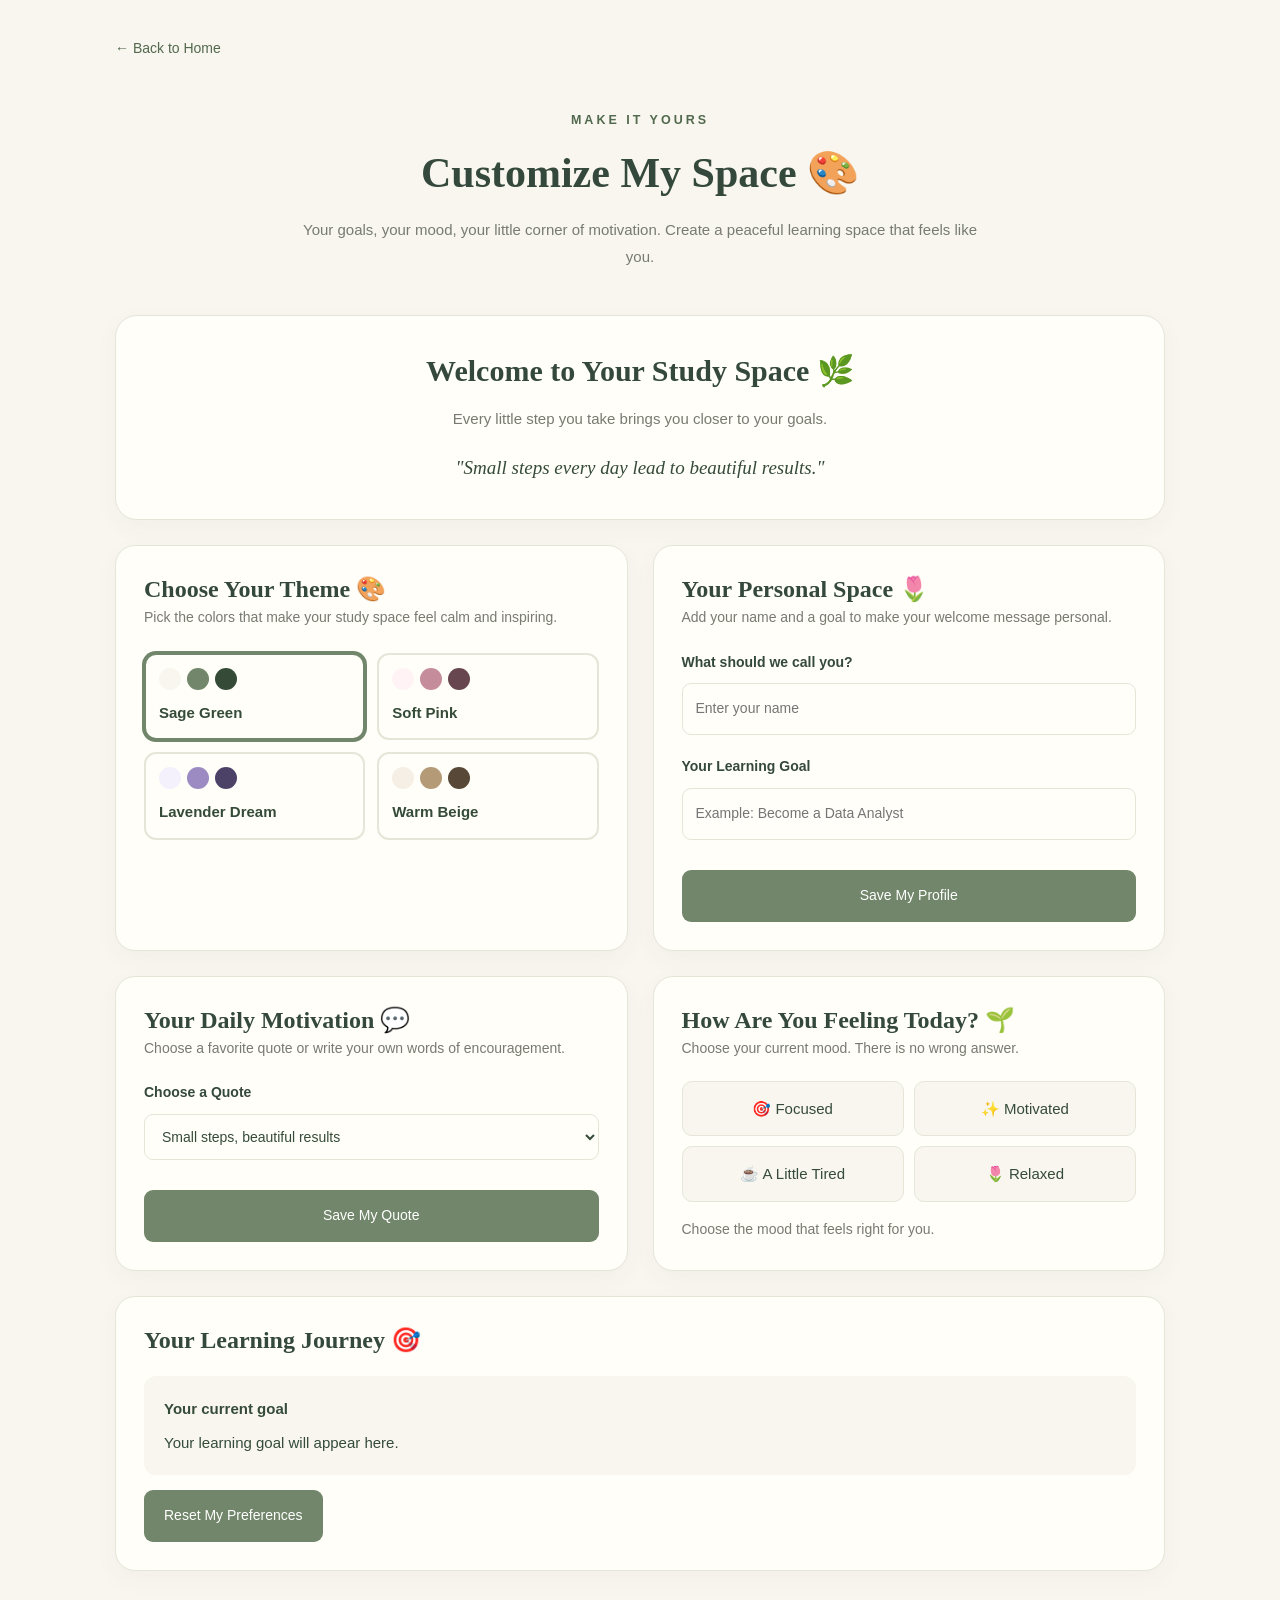
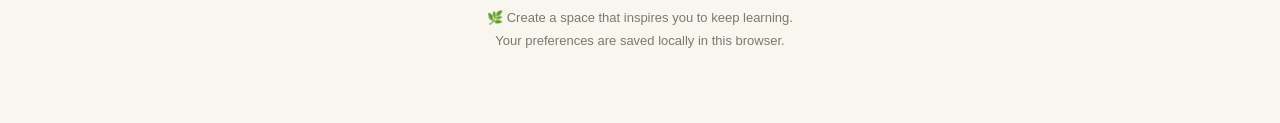
<file: customize.html>
<!DOCTYPE html>
<html lang="en">

<head>
    <meta charset="UTF-8">
    <meta name="viewport" content="width=device-width, initial-scale=1.0">

    <title>Customize My Space | Smart Learning Planner</title>

    <link rel="stylesheet" href="css/style.css">

    <style>
        * {
            box-sizing: border-box;
        }

        :root {
            --page-bg: #f8f6ef;
            --card-bg: #fffef9;
            --primary: #71866a;
            --primary-dark: #52694e;
            --text: #354b38;
            --muted: #777b70;
            --border: #e5e5d8;
        }

        body {
            margin: 0;
            background: var(--page-bg);
            color: var(--text);
            font-family: Arial, sans-serif;
            transition: background 0.3s, color 0.3s;
        }

        body.theme-pink {
            --page-bg: #fff3f5;
            --card-bg: #fffafb;
            --primary: #c58c9b;
            --primary-dark: #a76c7d;
            --text: #684650;
            --muted: #927780;
            --border: #f0dce2;
        }

        body.theme-lavender {
            --page-bg: #f5f1fc;
            --card-bg: #fffaff;
            --primary: #9b8bc2;
            --primary-dark: #7664a0;
            --text: #4c4267;
            --muted: #817795;
            --border: #e5def2;
        }

        body.theme-beige {
            --page-bg: #f6efe5;
            --card-bg: #fffaf2;
            --primary: #b49a76;
            --primary-dark: #8e7554;
            --text: #574838;
            --muted: #857865;
            --border: #e8ddcb;
        }

        .customize-page {
            max-width: 1100px;
            margin: auto;
            padding: 35px 25px 70px;
        }

        .back-link {
            color: var(--primary-dark);
            text-decoration: none;
            font-size: 14px;
        }

        .page-header {
            text-align: center;
            margin: 45px auto;
            max-width: 700px;
        }

        .page-header small {
            letter-spacing: 3px;
            color: var(--primary-dark);
            font-weight: bold;
        }

        .page-header h1 {
            font-family: Georgia, serif;
            font-size: 42px;
            margin: 15px 0;
        }

        .page-header p {
            color: var(--muted);
            line-height: 1.8;
        }

        .welcome-card {
            background: var(--card-bg);
            border: 1px solid var(--border);
            border-radius: 22px;
            padding: 35px;
            margin-bottom: 25px;
            text-align: center;
            box-shadow: 0 8px 25px rgba(65, 83, 59, 0.04);
        }

        .welcome-card h2 {
            font-family: Georgia, serif;
            font-size: 30px;
            margin: 0 0 15px;
        }

        .welcome-card p {
            color: var(--muted);
            line-height: 1.8;
        }

        .quote-preview {
            margin-top: 20px;
            font-family: Georgia, serif;
            font-size: 19px;
            font-style: italic;
            line-height: 1.7;
        }

        .customize-grid {
            display: grid;
            grid-template-columns: repeat(2, minmax(0, 1fr));
            gap: 25px;
        }

        .custom-card {
            background: var(--card-bg);
            border: 1px solid var(--border);
            border-radius: 20px;
            padding: 28px;
            box-shadow: 0 8px 25px rgba(65, 83, 59, 0.04);
        }

        .custom-card h2 {
            font-family: Georgia, serif;
            font-size: 24px;
            margin-top: 0;
        }

        .custom-card > p {
            color: var(--muted);
            font-size: 14px;
            line-height: 1.8;
        }

        .theme-options {
            display: grid;
            grid-template-columns: repeat(2, minmax(0, 1fr));
            gap: 12px;
            margin-top: 22px;
        }

        .theme-option {
            border: 2px solid var(--border);
            border-radius: 12px;
            padding: 13px;
            background: var(--card-bg);
            color: var(--text);
            cursor: pointer;
            text-align: left;
        }

        .theme-option.selected {
            border-color: var(--primary);
            box-shadow: 0 0 0 2px var(--primary);
        }

        .swatches {
            display: flex;
            gap: 6px;
            margin-bottom: 10px;
        }

        .swatch {
            height: 22px;
            width: 22px;
            border-radius: 50%;
        }

        .form-group {
            margin: 20px 0;
        }

        .form-group label {
            display: block;
            font-size: 14px;
            font-weight: bold;
            margin-bottom: 9px;
        }

        .form-group input,
        .form-group textarea,
        .form-group select {
            width: 100%;
            padding: 13px;
            border: 1px solid var(--border);
            border-radius: 9px;
            background: var(--card-bg);
            color: var(--text);
            font-family: Arial, sans-serif;
            font-size: 14px;
        }

        .form-group textarea {
            resize: vertical;
            min-height: 95px;
        }

        .form-group input:focus,
        .form-group textarea:focus,
        .form-group select:focus {
            outline: 2px solid var(--primary);
        }

        .primary-button {
            border: none;
            border-radius: 9px;
            padding: 14px 20px;
            background: var(--primary);
            color: white;
            cursor: pointer;
            font-size: 14px;
            transition: 0.2s;
        }

        .primary-button:hover {
            background: var(--primary-dark);
        }

        .full-button {
            width: 100%;
            margin-top: 10px;
        }

        .mood-options {
            display: grid;
            grid-template-columns: repeat(2, minmax(0, 1fr));
            gap: 10px;
            margin-top: 20px;
        }

        .mood-option {
            background: var(--page-bg);
            border: 1px solid var(--border);
            color: var(--text);
            border-radius: 10px;
            padding: 14px 8px;
            cursor: pointer;
        }

        .mood-option.selected {
            border: 2px solid var(--primary);
        }

        .goal-preview {
            padding: 20px;
            background: var(--page-bg);
            border-radius: 12px;
            margin-top: 20px;
        }

        .goal-preview strong {
            display: block;
            margin-bottom: 8px;
        }

        .message {
            color: var(--primary-dark);
            font-size: 14px;
            line-height: 1.6;
            margin-top: 15px;
        }

        .footer-note {
            text-align: center;
            color: var(--muted);
            font-size: 13px;
            margin-top: 35px;
            line-height: 1.8;
        }

        @media (max-width: 750px) {
            .customize-grid {
                grid-template-columns: 1fr;
            }

            .page-header h1 {
                font-size: 33px;
            }
        }

        @media (max-width: 450px) {
            .customize-page {
                padding: 25px 15px 50px;
            }

            .welcome-card,
            .custom-card {
                padding: 21px;
            }
        }
    </style>
</head>

<body>

    <main class="customize-page">

        <a href="index.html" class="back-link">
            ← Back to Home
        </a>

        <header class="page-header">
            <small>MAKE IT YOURS</small>

            <h1>Customize My Space 🎨</h1>

            <p>
                Your goals, your mood, your little corner of motivation.
                Create a peaceful learning space that feels like you.
            </p>
        </header>

        <!-- PERSONALIZED WELCOME -->

        <section class="welcome-card">

            <h2 id="welcomeTitle">Welcome to Your Study Space 🌿</h2>

            <p id="welcomeMessage">
                Every little step you take brings you closer to your goals.
            </p>

            <div class="quote-preview" id="quotePreview">
                "Small steps every day lead to beautiful results."
            </div>

        </section>

        <section class="customize-grid">

            <!-- THEME SELECTOR -->

            <article class="custom-card">

                <h2>Choose Your Theme 🎨</h2>

                <p>
                    Pick the colors that make your study space feel calm and inspiring.
                </p>

                <div class="theme-options">

                    <button class="theme-option selected"
                        type="button" data-theme="green">

                        <div class="swatches">
                            <span class="swatch" style="background:#f8f6ef"></span>
                            <span class="swatch" style="background:#71866a"></span>
                            <span class="swatch" style="background:#354b38"></span>
                        </div>

                        <strong>Sage Green</strong>

                    </button>

                    <button class="theme-option"
                        type="button" data-theme="pink">

                        <div class="swatches">
                            <span class="swatch" style="background:#fff3f5"></span>
                            <span class="swatch" style="background:#c58c9b"></span>
                            <span class="swatch" style="background:#684650"></span>
                        </div>

                        <strong>Soft Pink</strong>

                    </button>

                    <button class="theme-option"
                        type="button" data-theme="lavender">

                        <div class="swatches">
                            <span class="swatch" style="background:#f5f1fc"></span>
                            <span class="swatch" style="background:#9b8bc2"></span>
                            <span class="swatch" style="background:#4c4267"></span>
                        </div>

                        <strong>Lavender Dream</strong>

                    </button>

                    <button class="theme-option"
                        type="button" data-theme="beige">

                        <div class="swatches">
                            <span class="swatch" style="background:#f6efe5"></span>
                            <span class="swatch" style="background:#b49a76"></span>
                            <span class="swatch" style="background:#574838"></span>
                        </div>

                        <strong>Warm Beige</strong>

                    </button>

                </div>

            </article>

            <!-- PERSONAL DETAILS -->

            <article class="custom-card">

                <h2>Your Personal Space 🌷</h2>

                <p>
                    Add your name and a goal to make your welcome message personal.
                </p>

                <form id="profileForm">

                    <div class="form-group">
                        <label for="userName">What should we call you?</label>

                        <input
                            type="text"
                            id="userName"
                            maxlength="50"
                            placeholder="Enter your name"
                        >
                    </div>

                    <div class="form-group">
                        <label for="studyGoal">Your Learning Goal</label>

                        <input
                            type="text"
                            id="studyGoal"
                            maxlength="150"
                            placeholder="Example: Become a Data Analyst"
                        >
                    </div>

                    <button type="submit" class="primary-button full-button">
                        Save My Profile
                    </button>

                </form>

            </article>

            <!-- MOTIVATIONAL QUOTE -->

            <article class="custom-card">

                <h2>Your Daily Motivation 💬</h2>

                <p>
                    Choose a favorite quote or write your own words of encouragement.
                </p>

                <form id="quoteForm">

                    <div class="form-group">
                        <label for="quoteSelect">Choose a Quote</label>

                        <select id="quoteSelect">
                            <option value="Small steps every day lead to beautiful results.">
                                Small steps, beautiful results
                            </option>

                            <option value="Believe in your ability to grow.">
                                Believe in yourself
                            </option>

                            <option value="Consistency is more powerful than perfection.">
                                Consistency over perfection
                            </option>

                            <option value="Your future is created by what you do today.">
                                Build your future today
                            </option>

                            <option value="You are capable of amazing things.">
                                You are capable
                            </option>

                            <option value="custom">Write my own quote</option>
                        </select>
                    </div>

                    <div class="form-group" id="customQuoteGroup" hidden>
                        <label for="customQuote">Your Quote</label>

                        <textarea
                            id="customQuote"
                            maxlength="300"
                            placeholder="Write something that inspires you..."
                        ></textarea>
                    </div>

                    <button type="submit" class="primary-button full-button">
                        Save My Quote
                    </button>

                </form>

            </article>

            <!-- STUDY MOOD -->

            <article class="custom-card">

                <h2>How Are You Feeling Today? 🌱</h2>

                <p>
                    Choose your current mood. There is no wrong answer.
                </p>

                <div class="mood-options">

                    <button type="button" class="mood-option" data-mood="focused">
                        🎯 Focused
                    </button>

                    <button type="button" class="mood-option" data-mood="motivated">
                        ✨ Motivated
                    </button>

                    <button type="button" class="mood-option" data-mood="tired">
                        ☕ A Little Tired
                    </button>

                    <button type="button" class="mood-option" data-mood="relaxed">
                        🌷 Relaxed
                    </button>

                </div>

                <p id="moodMessage" class="message" aria-live="polite">
                    Choose the mood that feels right for you.
                </p>

            </article>

        </section>

        <!-- GOAL SUMMARY -->

        <section class="custom-card" style="margin-top:25px;">

            <h2>Your Learning Journey 🎯</h2>

            <div class="goal-preview">

                <strong>Your current goal</strong>

                <p id="goalPreview">
                    Your learning goal will appear here.
                </p>

            </div>

            <p class="message" id="saveMessage" aria-live="polite"></p>

            <button type="button" class="primary-button" id="resetButton">
                Reset My Preferences
            </button>

        </section>

        <p class="footer-note">
            🌿 Create a space that inspires you to keep learning.<br>
            Your preferences are saved locally in this browser.
        </p>

    </main>

    <script>
        const STORAGE_KEY = "smartPlannerCustomizeV1";

        const defaultPreferences = {
            theme: "green",
            name: "",
            goal: "",
            quote: "Small steps every day lead to beautiful results.",
            mood: ""
        };

        function loadPreferences() {
            try {
                const saved = localStorage.getItem(STORAGE_KEY);

                if (!saved) {
                    return { ...defaultPreferences };
                }

                const parsed = JSON.parse(saved);

                if (!parsed || typeof parsed !== "object") {
                    return { ...defaultPreferences };
                }

                return {
                    theme: ["green", "pink", "lavender", "beige"].includes(parsed.theme)
                        ? parsed.theme
                        : "green",

                    name: typeof parsed.name === "string" ? parsed.name : "",

                    goal: typeof parsed.goal === "string" ? parsed.goal : "",

                    quote: typeof parsed.quote === "string"
                        ? parsed.quote
                        : defaultPreferences.quote,

                    mood: ["focused", "motivated", "tired", "relaxed"].includes(parsed.mood)
                        ? parsed.mood
                        : ""
                };

            } catch (error) {
                console.error("Unable to load preferences:", error);
                return { ...defaultPreferences };
            }
        }

        let preferences = loadPreferences();

        function savePreferences() {
            try {
                localStorage.setItem(
                    STORAGE_KEY,
                    JSON.stringify(preferences)
                );

                return true;

            } catch (error) {
                document.getElementById("saveMessage").textContent =
                    "Unable to save preferences. Check your browser storage settings.";

                return false;
            }
        }

        const welcomeTitle = document.getElementById("welcomeTitle");
        const welcomeMessage = document.getElementById("welcomeMessage");
        const quotePreview = document.getElementById("quotePreview");
        const goalPreview = document.getElementById("goalPreview");
        const moodMessage = document.getElementById("moodMessage");

        function renderPreferences() {

            document.body.classList.remove(
                "theme-pink",
                "theme-lavender",
                "theme-beige"
            );

            if (preferences.theme !== "green") {
                document.body.classList.add(
                    "theme-" + preferences.theme
                );
            }

            document.querySelectorAll(".theme-option").forEach(button => {
                const selected = button.dataset.theme === preferences.theme;

                button.classList.toggle("selected", selected);
                button.setAttribute("aria-pressed", String(selected));
            });

            document.getElementById("userName").value = preferences.name;
            document.getElementById("studyGoal").value = preferences.goal;

            const displayName = preferences.name.trim();

            welcomeTitle.textContent = displayName
                ? `Welcome to Your Study Space, ${displayName} 🌿`
                : "Welcome to Your Study Space 🌿";

            welcomeMessage.textContent = preferences.goal.trim()
                ? `Your goal: ${preferences.goal}`
                : "Every little step you take brings you closer to your goals.";

            quotePreview.textContent = `"${preferences.quote}"`;

            goalPreview.textContent = preferences.goal.trim()
                ? preferences.goal
                : "Your learning goal will appear here.";

            document.querySelectorAll(".mood-option").forEach(button => {
                const selected = button.dataset.mood === preferences.mood;

                button.classList.toggle("selected", selected);
                button.setAttribute("aria-pressed", String(selected));
            });

            const moodMessages = {
                focused: "Amazing! Use that focus to make progress on one task. 🎯",
                motivated: "Wonderful! Turn that motivation into a small achievement. ✨",
                tired: "Take a gentle break, drink some water, and return when you're ready. ☕",
                relaxed: "Enjoy the calm and make steady progress at your own pace. 🌷"
            };

            moodMessage.textContent = preferences.mood
                ? moodMessages[preferences.mood]
                : "Choose the mood that feels right for you.";

            const quoteSelect = document.getElementById("quoteSelect");
            const customQuoteGroup = document.getElementById("customQuoteGroup");
            const customQuote = document.getElementById("customQuote");

            const matchingOption = [...quoteSelect.options].find(option =>
                option.value === preferences.quote
            );

            if (matchingOption && preferences.quote !== "custom") {
                quoteSelect.value = preferences.quote;
                customQuoteGroup.hidden = true;
                customQuote.value = "";
            } else {
                quoteSelect.value = "custom";
                customQuoteGroup.hidden = false;
                customQuote.value = preferences.quote;
            }
        }

        document.querySelectorAll(".theme-option").forEach(button => {

            button.addEventListener("click", () => {

                preferences.theme = button.dataset.theme;

                if (savePreferences()) {
                    renderPreferences();

                    document.getElementById("saveMessage").textContent =
                        "Your theme has been saved! 🎨";
                }
            });

        });

        document.getElementById("profileForm").addEventListener(
            "submit",
            function(event) {

                event.preventDefault();

                preferences.name = document.getElementById("userName")
                    .value.trim();

                preferences.goal = document.getElementById("studyGoal")
                    .value.trim();

                if (savePreferences()) {
                    renderPreferences();

                    document.getElementById("saveMessage").textContent =
                        "Your personal profile has been saved! 🌷";
                }

            }
        );

        document.getElementById("quoteSelect").addEventListener(
            "change",
            function() {

                const isCustom = this.value === "custom";

                document.getElementById("customQuoteGroup").hidden =
                    !isCustom;

                if (!isCustom) {
                    document.getElementById("customQuote").value = "";
                }

            }
        );

        document.getElementById("quoteForm").addEventListener(
            "submit",
            function(event) {

                event.preventDefault();

                const selectedQuote =
                    document.getElementById("quoteSelect").value;

                const quote = selectedQuote === "custom"
                    ? document.getElementById("customQuote").value.trim()
                    : selectedQuote;

                if (!quote) {
                    document.getElementById("saveMessage").textContent =
                        "Please choose or write a motivational quote.";

                    return;
                }

                preferences.quote = quote;

                if (savePreferences()) {
                    renderPreferences();

                    document.getElementById("saveMessage").textContent =
                        "Your motivational quote has been saved! 💬";
                }

            }
        );

        document.querySelectorAll(".mood-option").forEach(button => {

            button.addEventListener("click", () => {

                preferences.mood = button.dataset.mood;

                if (savePreferences()) {
                    renderPreferences();

                    document.getElementById("saveMessage").textContent =
                        "Your study mood has been saved! 🌱";
                }

            });

        });

        document.getElementById("resetButton").addEventListener(
            "click",
            function() {

                const confirmed = window.confirm(
                    "Reset your theme, profile, quote, and mood preferences?"
                );

                if (!confirmed) return;

                const previousPreferences = preferences;

                preferences = { ...defaultPreferences };

                if (savePreferences()) {
                    renderPreferences();

                    document.getElementById("saveMessage").textContent =
                        "Your preferences have been reset.";

                } else {
                    preferences = previousPreferences;
                    renderPreferences();
                }

            }
        );

        renderPreferences();
    </script>

</body>

</html>
</file>
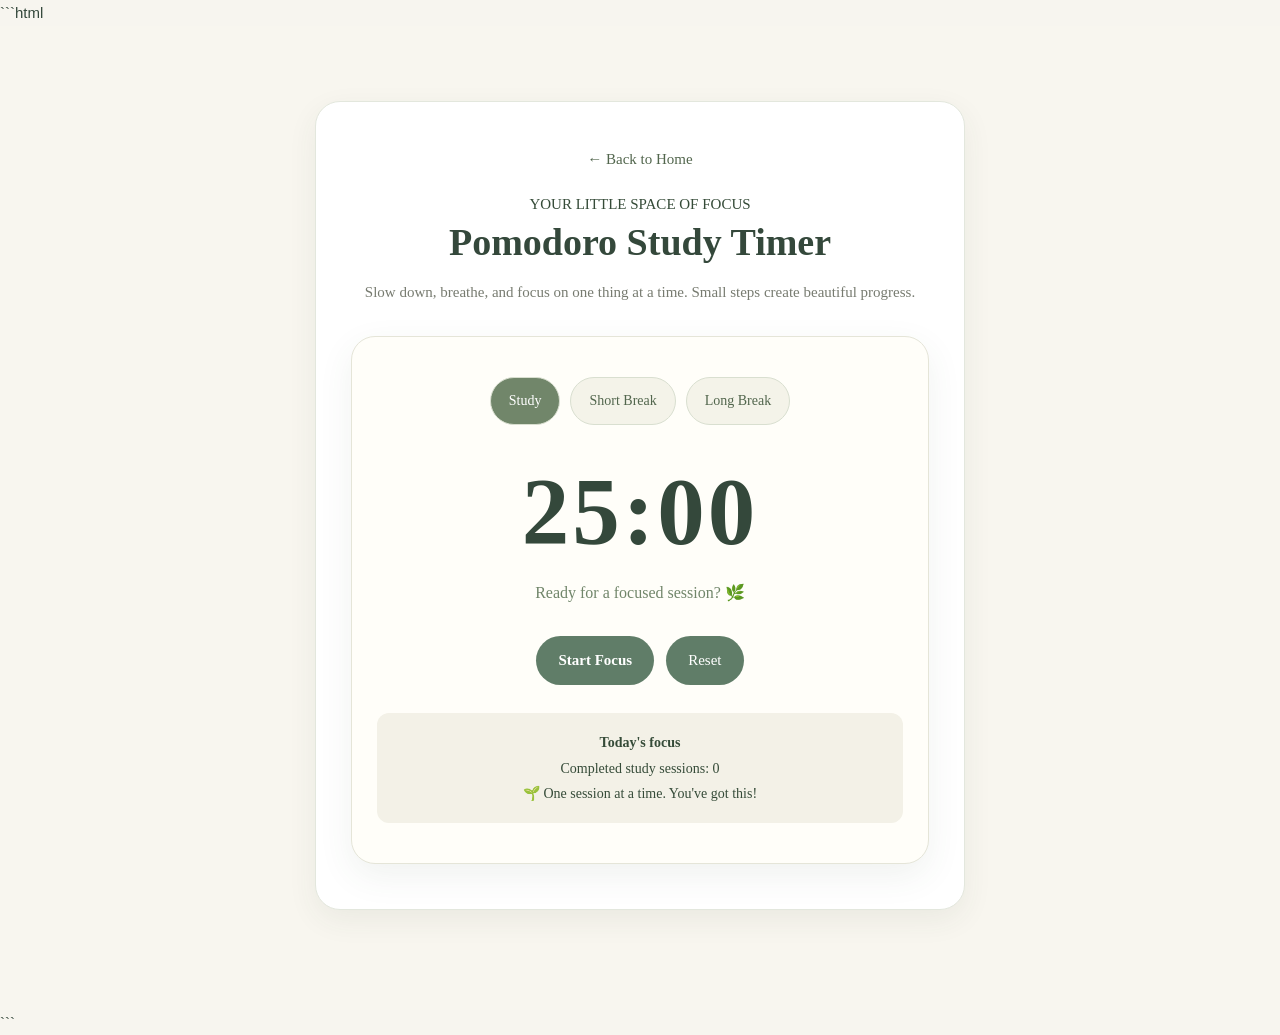
<file: pomodoro.html>
```html
<!DOCTYPE html>
<html lang="en">
<head>
    <meta charset="UTF-8">
    <meta name="viewport" content="width=device-width, initial-scale=1.0">

    <title>Pomodoro Study Timer | Smart Learning Planner</title>

    <link rel="stylesheet" href="css/style.css">

    <style>
        .pomodoro-page {
            min-height: 100vh;
            padding: 45px 20px 70px;
            background: #f8f6ef;
            color: #354b38;
            font-family: Georgia, serif;
        }

        .timer-container {
            max-width: 650px;
            margin: 30px auto;
            text-align: center;
        }

        .timer-container h1 {
            font-size: 38px;
            margin-bottom: 12px;
        }

        .timer-description {
            color: #777b70;
            line-height: 1.8;
            margin-bottom: 30px;
        }

        .timer-card {
            background: #fffef9;
            padding: 40px 25px;
            border: 1px solid #e5e5d8;
            border-radius: 24px;
            box-shadow: 0 12px 35px rgba(65, 83, 59, 0.08);
        }

        .timer-modes {
            display: flex;
            justify-content: center;
            gap: 10px;
            flex-wrap: wrap;
            margin-bottom: 30px;
        }

        .timer-mode {
            border: 1px solid #d9dfd0;
            background: #f4f3e9;
            color: #52664d;
            padding: 11px 18px;
            border-radius: 25px;
            cursor: pointer;
            font-size: 14px;
        }

        .timer-mode.active {
            background: #71866a;
            color: white;
        }

        .timer-display {
            font-size: clamp(65px, 12vw, 95px);
            font-weight: bold;
            letter-spacing: 3px;
            margin: 25px 0 10px;
            font-variant-numeric: tabular-nums;
        }

        .timer-status {
            color: #71866a;
            font-size: 16px;
            margin-bottom: 30px;
        }

        .timer-controls {
            display: flex;
            justify-content: center;
            gap: 12px;
            flex-wrap: wrap;
        }

        .timer-button {
            padding: 13px 25px;
            border: none;
            border-radius: 10px;
            cursor: pointer;
            font-size: 15px;
            transition: 0.3s;
        }

        .start-button {
            background: #71866a;
            color: white;
        }

        .reset-button {
            background: #e9e9dc;
            color: #354b38;
        }

        .timer-button:hover {
            transform: translateY(-2px);
            opacity: 0.9;
        }

        .session-info {
            margin-top: 28px;
            padding: 17px;
            background: #f3f1e7;
            border-radius: 12px;
            font-size: 14px;
            line-height: 1.8;
        }

        .timer-back {
            display: inline-block;
            margin-bottom: 20px;
            color: #52664d;
            text-decoration: none;
        }

        @media (max-width: 500px) {
            .timer-container h1 {
                font-size: 30px;
            }

            .timer-card {
                padding: 30px 15px;
            }
        }
    </style>
</head>

<body>

    <main class="pomodoro-page">

        <div class="timer-container">

            <a href="index.html" class="timer-back">← Back to Home</a>

            <p>YOUR LITTLE SPACE OF FOCUS</p>

            <h1>Pomodoro Study Timer</h1>

            <p class="timer-description">
                Slow down, breathe, and focus on one thing at a time.
                Small steps create beautiful progress.
            </p>

            <section class="timer-card">

                <div class="timer-modes">
                    <button class="timer-mode active" data-mode="study">
                        Study
                    </button>

                    <button class="timer-mode" data-mode="short">
                        Short Break
                    </button>

                    <button class="timer-mode" data-mode="long">
                        Long Break
                    </button>
                </div>

                <div class="timer-display" id="timerDisplay">
                    25:00
                </div>

                <p class="timer-status" id="timerStatus" aria-live="polite">
                    Ready for a focused session? 🌿
                </p>

                <div class="timer-controls">
                    <button class="timer-button start-button" id="startButton">
                        Start Focus
                    </button>

                    <button class="timer-button reset-button" id="resetButton">
                        Reset
                    </button>
                </div>

                <div class="session-info">
                    <strong>Today's focus</strong>
                    <p>
                        Completed study sessions:
                        <span id="sessionCount">0</span>
                    </p>

                    <p>🌱 One session at a time. You've got this!</p>
                </div>

            </section>

        </div>

    </main>

    <script>
        const timerDisplay = document.getElementById("timerDisplay");
        const timerStatus = document.getElementById("timerStatus");
        const startButton = document.getElementById("startButton");
        const resetButton = document.getElementById("resetButton");
        const sessionCount = document.getElementById("sessionCount");
        const modeButtons = document.querySelectorAll(".timer-mode");

        const durations = {
            study: 25 * 60,
            short: 5 * 60,
            long: 15 * 60
        };

        let currentMode = "study";
        let remainingSeconds = durations[currentMode];
        let timerInterval = null;
        let endTime = null;
        let completedSessions = 0;

        function updateDisplay() {
            const minutes = Math.floor(remainingSeconds / 60);
            const seconds = remainingSeconds % 60;

            timerDisplay.textContent =
                String(minutes).padStart(2, "0") + ":" +
                String(seconds).padStart(2, "0");
        }

        function updateStatus() {
            const messages = {
                study: "Time to focus on your goals 🌿",
                short: "Take a breath and relax ☕",
                long: "Enjoy a longer, refreshing break 🌷"
            };

            timerStatus.textContent = messages[currentMode];
        }

        function selectMode(mode) {
            clearInterval(timerInterval);
            timerInterval = null;
            endTime = null;

            currentMode = mode;
            remainingSeconds = durations[mode];

            modeButtons.forEach(button => {
                button.classList.toggle(
                    "active",
                    button.dataset.mode === mode
                );
            });

            startButton.textContent = "Start Focus";

            updateDisplay();
            updateStatus();
        }

        function finishSession() {
            clearInterval(timerInterval);
            timerInterval = null;
            endTime = null;
            remainingSeconds = 0;

            updateDisplay();

            if (currentMode === "study") {
                completedSessions++;
                sessionCount.textContent = completedSessions;

                timerStatus.textContent =
                    "Beautiful work! Your study session is complete 🌸";

                selectMode("short");
                timerStatus.textContent =
                    "Study session complete! Time for a short break ☕";
            } else {
                timerStatus.textContent =
                    "Your break is complete. Ready for another session? 🌿";

                selectMode("study");
                timerStatus.textContent =
                    "Break complete! Ready to focus again? 🌿";
            }

            startButton.textContent = "Start Focus";
        }

        function tick() {
            remainingSeconds = Math.max(
                0,
                Math.ceil((endTime - Date.now()) / 1000)
            );

            updateDisplay();

            if (remainingSeconds <= 0) {
                finishSession();
            }
        }

        startButton.addEventListener("click", () => {
            if (timerInterval) {
                clearInterval(timerInterval);
                timerInterval = null;
                endTime = null;

                startButton.textContent = "Resume Focus";
                timerStatus.textContent = "Timer paused. Take your time 🌿";
                return;
            }

            endTime = Date.now() + remainingSeconds * 1000;

            startButton.textContent = "Pause";
            timerStatus.textContent = "You're doing great. Keep going! 🌱";

            timerInterval = setInterval(tick, 250);
        });

        resetButton.addEventListener("click", () => {
            clearInterval(timerInterval);
            timerInterval = null;
            endTime = null;

            remainingSeconds = durations[currentMode];

            startButton.textContent = "Start Focus";

            updateDisplay();
            updateStatus();
        });

        modeButtons.forEach(button => {
            button.addEventListener("click", () => {
                selectMode(button.dataset.mode);
            });
        });

        updateDisplay();
    </script>

</body>
</html>
```
</file>
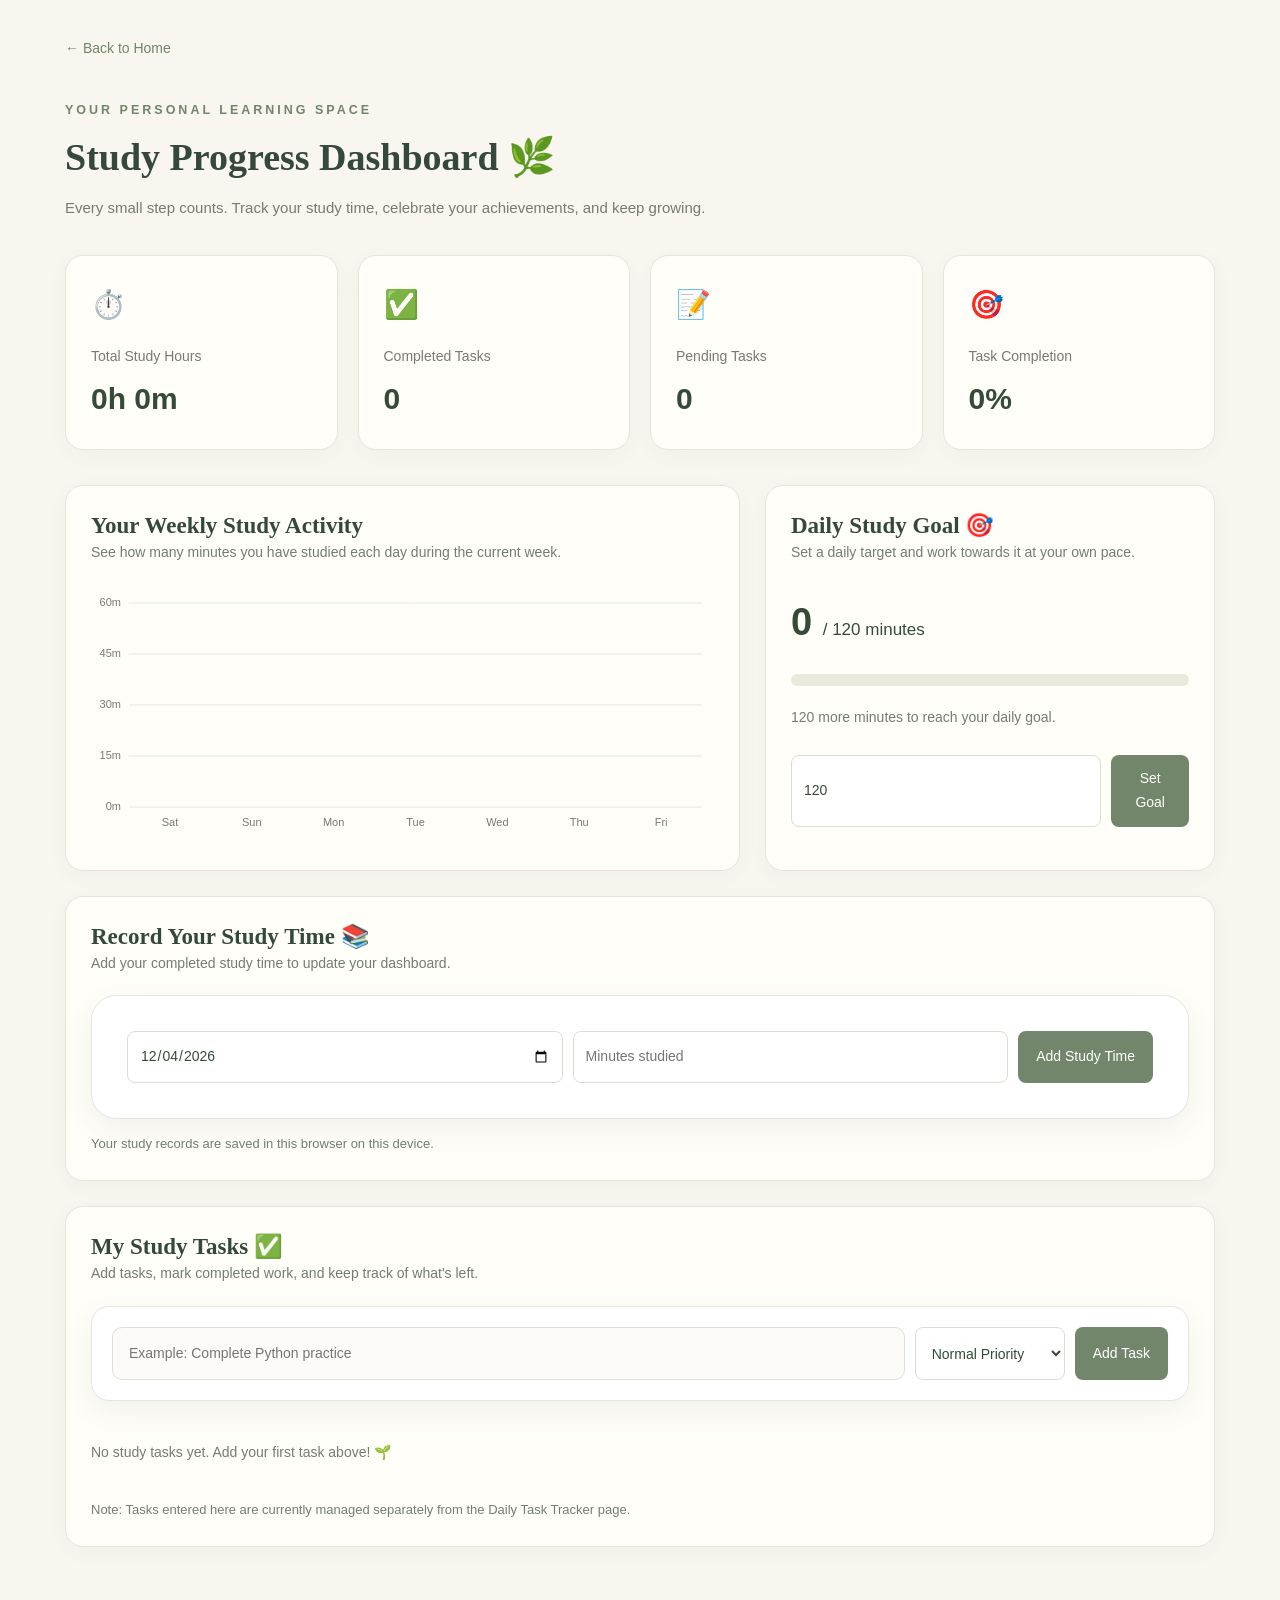
<file: progress.html>
<!DOCTYPE html>
<html lang="en">

<head>
    <meta charset="UTF-8">
    <meta name="viewport" content="width=device-width, initial-scale=1.0">

    <title>Study Progress Dashboard</title>

    <link rel="stylesheet" href="css/style.css">

    <style>
        * {
            box-sizing: border-box;
        }

        body {
            margin: 0;
            font-family: Arial, sans-serif;
            background: #f8f6ef;
            color: #354b38;
        }

        .dashboard {
            max-width: 1200px;
            margin: auto;
            padding: 35px 25px 60px;
        }

        .back-link {
            color: #71866a;
            text-decoration: none;
            font-size: 14px;
        }

        .dashboard-header {
            margin: 35px 0;
        }

        .dashboard-header small {
            letter-spacing: 3px;
            color: #71866a;
            font-weight: bold;
        }

        .dashboard-header h1 {
            font-family: Georgia, serif;
            font-size: 38px;
            margin: 12px 0;
        }

        .dashboard-header p {
            color: #777b70;
            line-height: 1.7;
        }

        .stats-grid {
            display: grid;
            grid-template-columns: repeat(4, minmax(0, 1fr));
            gap: 20px;
            margin-bottom: 25px;
        }

        .stat-card,
        .panel {
            background: #fffef9;
            border: 1px solid #e5e5d8;
            border-radius: 18px;
            padding: 25px;
            box-shadow: 0 5px 20px rgba(65, 83, 59, 0.04);
        }

        .stat-card .icon {
            font-size: 28px;
        }

        .stat-card h3 {
            font-size: 14px;
            font-weight: normal;
            color: #777b70;
            margin: 18px 0 8px;
        }

        .stat-card .number {
            font-size: 30px;
            font-weight: bold;
            color: #354b38;
        }

        .dashboard-grid {
            display: grid;
            grid-template-columns: 1.5fr 1fr;
            gap: 25px;
            margin-bottom: 25px;
        }

        .panel h2 {
            font-family: Georgia, serif;
            font-size: 23px;
            margin-top: 0;
        }

        .panel-description {
            font-size: 14px;
            color: #777b70;
            line-height: 1.7;
        }

        .chart-container {
            width: 100%;
            height: 260px;
            margin-top: 20px;
        }

        canvas {
            width: 100%;
            height: 100%;
            display: block;
        }

        .goal-number {
            font-size: 38px;
            font-weight: bold;
            margin: 25px 0 8px;
        }

        .progress-track {
            width: 100%;
            height: 12px;
            background: #e9e9dc;
            border-radius: 20px;
            overflow: hidden;
            margin: 20px 0;
        }

        .progress-fill {
            height: 100%;
            width: 0%;
            background: #71866a;
            border-radius: 20px;
            transition: width 0.4s ease;
        }

        .goal-form {
            display: flex;
            gap: 10px;
            margin-top: 25px;
        }

        input,
        select {
            width: 100%;
            padding: 12px;
            border: 1px solid #d9dfd0;
            border-radius: 8px;
            background: white;
            color: #354b38;
            font-size: 14px;
        }

        button {
            border: none;
            border-radius: 8px;
            padding: 12px 18px;
            background: #71866a;
            color: white;
            cursor: pointer;
            font-size: 14px;
            transition: 0.2s;
        }

        button:hover {
            background: #52694e;
        }

        .task-form {
            display: grid;
            grid-template-columns: 1fr 150px auto;
            gap: 10px;
            margin-top: 20px;
        }

        .task-list {
            margin-top: 20px;
        }

        .task-item {
            display: flex;
            align-items: center;
            gap: 12px;
            padding: 15px 0;
            border-bottom: 1px solid #e9e9dc;
        }

        .task-item input[type="checkbox"] {
            width: 18px;
            height: 18px;
            accent-color: #71866a;
            cursor: pointer;
        }

        .task-name {
            flex: 1;
            overflow-wrap: anywhere;
        }

        .task-name.completed {
            text-decoration: line-through;
            color: #92978c;
        }

        .delete-task {
            padding: 7px 10px;
            background: #eee8df;
            color: #705c50;
        }

        .empty-message {
            color: #85897e;
            font-size: 14px;
            padding: 20px 0;
        }

        .study-form {
            display: grid;
            grid-template-columns: 1fr 1fr auto;
            gap: 10px;
            margin-top: 20px;
        }

        .notice {
            font-size: 13px;
            color: #777b70;
            line-height: 1.6;
            margin-top: 15px;
        }

        @media (max-width: 850px) {
            .stats-grid {
                grid-template-columns: repeat(2, minmax(0, 1fr));
            }

            .dashboard-grid {
                grid-template-columns: 1fr;
            }
        }

        @media (max-width: 520px) {
            .dashboard {
                padding: 25px 15px;
            }

            .dashboard-header h1 {
                font-size: 30px;
            }

            .stats-grid {
                grid-template-columns: 1fr 1fr;
                gap: 12px;
            }

            .stat-card,
            .panel {
                padding: 18px;
            }

            .stat-card .number {
                font-size: 25px;
            }

            .task-form,
            .study-form {
                grid-template-columns: 1fr;
            }

            .goal-form {
                flex-direction: column;
            }
        }
    </style>
</head>

<body>

    <main class="dashboard">

        <a href="index.html" class="back-link">
            ← Back to Home
        </a>

        <header class="dashboard-header">
            <small>YOUR PERSONAL LEARNING SPACE</small>

            <h1>Study Progress Dashboard 🌿</h1>

            <p>
                Every small step counts. Track your study time,
                celebrate your achievements, and keep growing.
            </p>
        </header>

        <!-- STATISTICS -->
        <section class="stats-grid">

            <article class="stat-card">
                <div class="icon">⏱️</div>
                <h3>Total Study Hours</h3>
                <div class="number" id="totalHours">0h</div>
            </article>

            <article class="stat-card">
                <div class="icon">✅</div>
                <h3>Completed Tasks</h3>
                <div class="number" id="completedTasks">0</div>
            </article>

            <article class="stat-card">
                <div class="icon">📝</div>
                <h3>Pending Tasks</h3>
                <div class="number" id="pendingTasks">0</div>
            </article>

            <article class="stat-card">
                <div class="icon">🎯</div>
                <h3>Task Completion</h3>
                <div class="number" id="completionRate">0%</div>
            </article>

        </section>

        <!-- CHART AND GOAL -->
        <section class="dashboard-grid">

            <article class="panel">

                <h2>Your Weekly Study Activity</h2>

                <p class="panel-description">
                    See how many minutes you have studied each day
                    during the current week.
                </p>

                <div class="chart-container">
                    <canvas id="studyChart"
                        role="img"
                        aria-label="Bar chart showing study minutes for each day this week">
                    </canvas>
                </div>

            </article>

            <article class="panel">

                <h2>Daily Study Goal 🎯</h2>

                <p class="panel-description">
                    Set a daily target and work towards it at your own pace.
                </p>

                <div class="goal-number">
                    <span id="todayMinutes">0</span>
                    <span style="font-size: 17px; font-weight: normal;">
                        / <span id="goalMinutes">120</span> minutes
                    </span>
                </div>

                <div class="progress-track">
                    <div class="progress-fill" id="goalProgress"></div>
                </div>

                <p id="goalMessage" class="panel-description">
                    Your next step starts here.
                </p>

                <form class="goal-form" id="goalForm">

                    <input
                        type="number"
                        id="goalInput"
                        min="1"
                        max="1440"
                        value="120"
                        required
                        aria-label="Daily study goal in minutes"
                    >

                    <button type="submit">Set Goal</button>

                </form>

            </article>

        </section>

        <!-- STUDY TIME ENTRY -->
        <section class="panel" style="margin-bottom: 25px;">

            <h2>Record Your Study Time 📚</h2>

            <p class="panel-description">
                Add your completed study time to update your dashboard.
            </p>

            <form class="study-form" id="studyForm">

                <input
                    type="date"
                    id="studyDate"
                    required
                    aria-label="Study date"
                >

                <input
                    type="number"
                    id="studyMinutes"
                    min="1"
                    max="1440"
                    placeholder="Minutes studied"
                    required
                    aria-label="Minutes studied"
                >

                <button type="submit">Add Study Time</button>

            </form>

            <p class="notice">
                Your study records are saved in this browser on this device.
            </p>

        </section>

        <!-- TASK TRACKER -->
        <section class="panel">

            <h2>My Study Tasks ✅</h2>

            <p class="panel-description">
                Add tasks, mark completed work, and keep track of what's left.
            </p>

            <form class="task-form" id="taskForm">

                <input
                    type="text"
                    id="taskInput"
                    placeholder="Example: Complete Python practice"
                    maxlength="120"
                    required
                    aria-label="New study task"
                >

                <select id="taskPriority" aria-label="Task priority">
                    <option value="Normal">Normal Priority</option>
                    <option value="High">High Priority</option>
                    <option value="Low">Low Priority</option>
                </select>

                <button type="submit">Add Task</button>

            </form>

            <div class="task-list" id="taskList"></div>

            <p class="notice">
                Note: Tasks entered here are currently managed separately
                from the Daily Task Tracker page.
            </p>

        </section>

    </main>

    <script>
        const STORAGE_KEY = "smartPlannerProgressV1";

        const today = new Date();

        function localDateString(date) {
            const year = date.getFullYear();
            const month = String(date.getMonth() + 1).padStart(2, "0");
            const day = String(date.getDate()).padStart(2, "0");

            return `${year}-${month}-${day}`;
        }

        function loadData() {
            try {
                const saved = localStorage.getItem(STORAGE_KEY);

                if (saved) {
                    const data = JSON.parse(saved);

                    if (
                        data &&
                        typeof data === "object" &&
                        Array.isArray(data.studyRecords) &&
                        Array.isArray(data.tasks)
                    ) {
                        return {
                            goal: Number.isFinite(data.goal) && data.goal > 0
                                ? data.goal
                                : 120,

                            studyRecords: data.studyRecords.filter(record =>
                                record &&
                                typeof record.date === "string" &&
                                Number.isFinite(record.minutes) &&
                                record.minutes > 0
                            ),

                            tasks: data.tasks.filter(task =>
                                task &&
                                typeof task.name === "string" &&
                                typeof task.completed === "boolean"
                            )
                        };
                    }
                }
            } catch (error) {
                console.error("Could not load dashboard data:", error);
            }

            return {
                goal: 120,
                studyRecords: [],
                tasks: []
            };
        }

        let data = loadData();

        function saveData() {
            try {
                localStorage.setItem(STORAGE_KEY, JSON.stringify(data));
            } catch (error) {
                alert("Your browser could not save the data. Check browser storage settings.");
            }
        }

        const totalHours = document.getElementById("totalHours");
        const completedTasks = document.getElementById("completedTasks");
        const pendingTasks = document.getElementById("pendingTasks");
        const completionRate = document.getElementById("completionRate");

        const todayMinutes = document.getElementById("todayMinutes");
        const goalMinutes = document.getElementById("goalMinutes");
        const goalProgress = document.getElementById("goalProgress");
        const goalMessage = document.getElementById("goalMessage");

        const taskList = document.getElementById("taskList");
        const chart = document.getElementById("studyChart");

        document.getElementById("studyDate").value = localDateString(today);

        function getMinutesForDate(dateString) {
            return data.studyRecords
                .filter(record => record.date === dateString)
                .reduce((sum, record) => sum + record.minutes, 0);
        }

        function renderStatistics() {
            const totalMinutes = data.studyRecords.reduce(
                (sum, record) => sum + record.minutes,
                0
            );

            const completed = data.tasks.filter(task => task.completed).length;
            const pending = data.tasks.length - completed;

            totalHours.textContent =
                `${Math.floor(totalMinutes / 60)}h ${totalMinutes % 60}m`;

            completedTasks.textContent = completed;
            pendingTasks.textContent = pending;

            const rate = data.tasks.length
                ? Math.round((completed / data.tasks.length) * 100)
                : 0;

            completionRate.textContent = `${rate}%`;

            const minutesToday = getMinutesForDate(localDateString(today));

            todayMinutes.textContent = minutesToday;
            goalMinutes.textContent = data.goal;

            const percent = Math.min(
                100,
                Math.round((minutesToday / data.goal) * 100)
            );

            goalProgress.style.width = `${percent}%`;

            if (minutesToday >= data.goal) {
                goalMessage.textContent =
                    "Wonderful! You've reached your daily study goal. 🌷";
            } else {
                goalMessage.textContent =
                    `${data.goal - minutesToday} more minutes to reach your daily goal.`;
            }

            document.getElementById("goalInput").value = data.goal;
        }

        function renderTasks() {
            taskList.innerHTML = "";

            if (data.tasks.length === 0) {
                const empty = document.createElement("p");

                empty.className = "empty-message";
                empty.textContent =
                    "No study tasks yet. Add your first task above! 🌱";

                taskList.appendChild(empty);
                return;
            }

            data.tasks.forEach((task, index) => {
                const row = document.createElement("div");
                row.className = "task-item";

                const checkbox = document.createElement("input");
                checkbox.type = "checkbox";
                checkbox.checked = task.completed;
                checkbox.setAttribute(
                    "aria-label",
                    `Mark ${task.name} as completed`
                );

                checkbox.addEventListener("change", () => {
                    data.tasks[index].completed = checkbox.checked;

                    saveData();
                    renderTasks();
                    renderStatistics();
                });

                const name = document.createElement("span");
                name.className = "task-name";

                if (task.completed) {
                    name.classList.add("completed");
                }

                name.textContent = task.name;

                const priority = document.createElement("small");
                priority.textContent = task.priority || "Normal";
                priority.style.color =
                    task.priority === "High" ? "#9b5b4a" : "#71866a";

                const deleteButton = document.createElement("button");
                deleteButton.type = "button";
                deleteButton.className = "delete-task";
                deleteButton.textContent = "Delete";
                deleteButton.setAttribute(
                    "aria-label",
                    `Delete ${task.name}`
                );

                deleteButton.addEventListener("click", () => {
                    data.tasks.splice(index, 1);

                    saveData();
                    renderTasks();
                    renderStatistics();
                });

                row.append(checkbox, name, priority, deleteButton);
                taskList.appendChild(row);
            });
        }

        function drawChart() {
            const context = chart.getContext("2d");

            if (!context) return;

            const rect = chart.getBoundingClientRect();

            if (!rect.width || !rect.height) return;

            const pixelRatio = window.devicePixelRatio || 1;

            chart.width = rect.width * pixelRatio;
            chart.height = rect.height * pixelRatio;

            context.scale(pixelRatio, pixelRatio);

            const width = rect.width;
            const height = rect.height;

            context.clearRect(0, 0, width, height);

            const chartLeft = 38;
            const chartRight = 12;
            const chartTop = 18;
            const chartBottom = 38;

            const plotWidth = width - chartLeft - chartRight;
            const plotHeight = height - chartTop - chartBottom;

            const days = [];

            for (let offset = 6; offset >= 0; offset--) {
                const date = new Date(
                    today.getFullYear(),
                    today.getMonth(),
                    today.getDate() - offset
                );

                days.push({
                    date: localDateString(date),
                    label: date.toLocaleDateString("en", {
                        weekday: "short"
                    })
                });
            }

            const values = days.map(day => getMinutesForDate(day.date));

            const maxValue = Math.max(60, ...values);
            const scaleMax = Math.ceil(maxValue / 30) * 30;

            context.font = "11px Arial";
            context.textAlign = "right";
            context.textBaseline = "middle";

            for (let line = 0; line <= 4; line++) {
                const value = (scaleMax / 4) * line;
                const y = chartTop + plotHeight - (line / 4) * plotHeight;

                context.beginPath();
                context.strokeStyle = "#e8e8dd";
                context.lineWidth = 1;
                context.moveTo(chartLeft, y);
                context.lineTo(width - chartRight, y);
                context.stroke();

                context.fillStyle = "#777b70";
                context.fillText(
                    `${Math.round(value)}m`,
                    chartLeft - 8,
                    y
                );
            }

            const slotWidth = plotWidth / days.length;
            const barWidth = Math.min(30, slotWidth * 0.55);

            days.forEach((day, index) => {
                const barHeight = (values[index] / scaleMax) * plotHeight;

                const x =
                    chartLeft +
                    index * slotWidth +
                    (slotWidth - barWidth) / 2;

                const y = chartTop + plotHeight - barHeight;

                context.fillStyle = "#71866a";

                context.beginPath();

                if (typeof context.roundRect === "function") {
                    context.roundRect(
                        x,
                        y,
                        barWidth,
                        Math.max(0, barHeight),
                        [5, 5, 0, 0]
                    );
                } else {
                    context.rect(
                        x,
                        y,
                        barWidth,
                        Math.max(0, barHeight)
                    );
                }

                context.fill();

                context.fillStyle = "#777b70";
                context.textAlign = "center";
                context.textBaseline = "top";

                context.fillText(
                    day.label,
                    x + barWidth / 2,
                    chartTop + plotHeight + 10
                );
            });
        }

        document.getElementById("goalForm").addEventListener(
            "submit",
            function(event) {
                event.preventDefault();

                const goal = Number(
                    document.getElementById("goalInput").value
                );

                if (!Number.isFinite(goal) || goal < 1 || goal > 1440) {
                    alert("Please enter a goal between 1 and 1440 minutes.");
                    return;
                }

                data.goal = goal;

                saveData();
                renderStatistics();
            }
        );

        document.getElementById("studyForm").addEventListener(
            "submit",
            function(event) {
                event.preventDefault();

                const date = document.getElementById("studyDate").value;
                const minutes = Number(
                    document.getElementById("studyMinutes").value
                );

                if (
                    !date ||
                    !Number.isFinite(minutes) ||
                    minutes < 1 ||
                    minutes > 1440
                ) {
                    alert("Enter a valid date and study duration.");
                    return;
                }

                if (date > localDateString(today)) {
                    alert("Please select today or an earlier date.");
                    return;
                }

                data.studyRecords.push({
                    date: date,
                    minutes: minutes
                });

                saveData();

                document.getElementById("studyMinutes").value = "";

                renderStatistics();
                drawChart();
            }
        );

        document.getElementById("taskForm").addEventListener(
            "submit",
            function(event) {
                event.preventDefault();

                const name = document.getElementById("taskInput")
                    .value.trim();

                const priority = document.getElementById("taskPriority")
                    .value;

                if (!name) return;

                data.tasks.push({
                    name: name,
                    priority: priority,
                    completed: false
                });

                saveData();

                document.getElementById("taskInput").value = "";

                renderTasks();
                renderStatistics();
            }
        );

        window.addEventListener("resize", drawChart);

        renderStatistics();
        renderTasks();
        drawChart();
    </script>

</body>
</html>
</file>
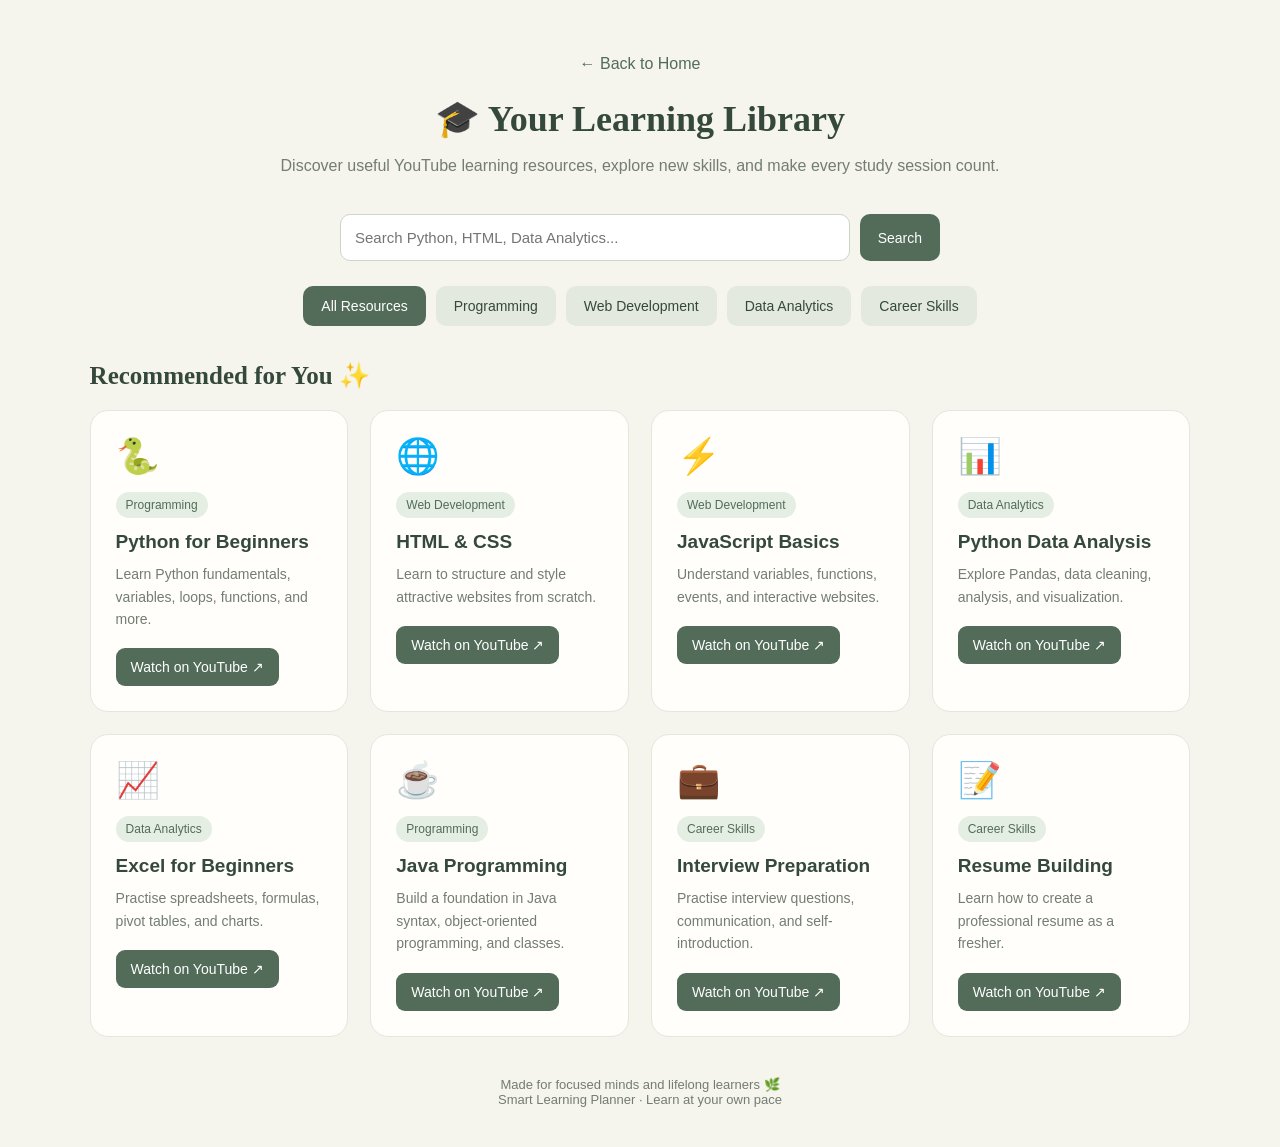
<file: resources.html>
<!DOCTYPE html>

<html lang="en">
<head>
    <meta charset="UTF-8">
    <meta name="viewport" content="width=device-width, initial-scale=1.0">
    <title>YouTube Learning Resources | Smart Learning Planner</title>


<style>
    * {
        margin: 0;
        padding: 0;
        box-sizing: border-box;
    }

    body {
        font-family: Arial, sans-serif;
        background: #f5f4ed;
        color: #34483c;
        padding: 30px 7%;
    }

    header {
        text-align: center;
        padding: 25px 0 35px;
    }

    .back-link {
        display: inline-block;
        color: #526c59;
        text-decoration: none;
        margin-bottom: 25px;
    }

    header h1 {
        font-family: Georgia, serif;
        font-size: 36px;
        margin-bottom: 12px;
    }

    header p {
        color: #737d72;
        line-height: 1.7;
    }

    .search-box {
        max-width: 600px;
        margin: 0 auto 25px;
        display: flex;
        gap: 10px;
    }

    .search-box input {
        flex: 1;
        padding: 14px;
        border: 1px solid #cbd5c8;
        border-radius: 10px;
        font-size: 15px;
        background: white;
        min-width: 0;
    }

    button {
        cursor: pointer;
        border: none;
        border-radius: 10px;
        background: #526c59;
        color: white;
        padding: 12px 18px;
        font-size: 14px;
    }

    button:hover {
        background: #3e5545;
    }

    .filters {
        display: flex;
        justify-content: center;
        flex-wrap: wrap;
        gap: 10px;
        margin-bottom: 35px;
    }

    .filters button {
        background: #e3e9df;
        color: #34483c;
    }

    .filters button.active,
    .filters button:hover {
        background: #526c59;
        color: white;
    }

    .section-heading {
        font-family: Georgia, serif;
        font-size: 25px;
        margin-bottom: 20px;
    }

    .resource-grid {
        display: grid;
        grid-template-columns: repeat(auto-fit, minmax(230px, 1fr));
        gap: 22px;
    }

    .resource-card {
        background: #fffefa;
        border: 1px solid #e3e7dd;
        border-radius: 18px;
        padding: 25px;
        transition: transform 0.2s, box-shadow 0.2s;
    }

    .resource-card:hover {
        transform: translateY(-5px);
        box-shadow: 0 10px 25px #34483c12;
    }

    .resource-icon {
        font-size: 35px;
        margin-bottom: 15px;
    }

    .tag {
        display: inline-block;
        background: #e5eee2;
        color: #526c59;
        border-radius: 20px;
        padding: 6px 10px;
        font-size: 12px;
        margin-bottom: 13px;
    }

    .resource-card h3 {
        font-size: 19px;
        margin-bottom: 10px;
    }

    .resource-card p {
        color: #737d72;
        font-size: 14px;
        line-height: 1.6;
        min-height: 45px;
        margin-bottom: 18px;
    }

    .resource-card a {
        display: inline-block;
        text-decoration: none;
        background: #526c59;
        color: white;
        padding: 11px 15px;
        border-radius: 9px;
        font-size: 14px;
    }

    .resource-card a:hover {
        background: #3e5545;
    }

    .no-results {
        display: none;
        text-align: center;
        padding: 30px;
        color: #737d72;
    }

    footer {
        text-align: center;
        padding: 40px 0 10px;
        color: #737d72;
        font-size: 13px;
    }

    @media (max-width: 500px) {
        body {
            padding: 20px 5%;
        }

        header h1 {
            font-size: 29px;
        }

        .search-box {
            flex-direction: column;
        }
    }
</style>


</head>

<body>


<header>
    <a class="back-link" href="index.html">← Back to Home</a>

    <h1>🎓 Your Learning Library</h1>

    <p>
        Discover useful YouTube learning resources, explore new skills,
        and make every study session count.
    </p>
</header>

<div class="search-box">
    <input
        type="text"
        id="searchInput"
        placeholder="Search Python, HTML, Data Analytics..."
        aria-label="Search learning resources"
    >
    <button onclick="searchResources()">Search</button>
</div>

<div class="filters">
    <button class="active" onclick="filterResources('all', this)">All Resources</button>
    <button onclick="filterResources('programming', this)">Programming</button>
    <button onclick="filterResources('web', this)">Web Development</button>
    <button onclick="filterResources('analytics', this)">Data Analytics</button>
    <button onclick="filterResources('career', this)">Career Skills</button>
</div>

<h2 class="section-heading">Recommended for You ✨</h2>

<div class="resource-grid" id="resourceGrid">

    <div class="resource-card" data-category="programming">
        <div class="resource-icon">🐍</div>
        <span class="tag">Programming</span>
        <h3>Python for Beginners</h3>
        <p>Learn Python fundamentals, variables, loops, functions, and more.</p>
        <a href="https://www.youtube.com/results?search_query=Python+for+beginners+full+course"
           target="_blank" rel="noopener noreferrer">Watch on YouTube ↗</a>
    </div>

    <div class="resource-card" data-category="web">
        <div class="resource-icon">🌐</div>
        <span class="tag">Web Development</span>
        <h3>HTML & CSS</h3>
        <p>Learn to structure and style attractive websites from scratch.</p>
        <a href="https://www.youtube.com/results?search_query=HTML+CSS+full+course+for+beginners"
           target="_blank" rel="noopener noreferrer">Watch on YouTube ↗</a>
    </div>

    <div class="resource-card" data-category="web">
        <div class="resource-icon">⚡</div>
        <span class="tag">Web Development</span>
        <h3>JavaScript Basics</h3>
        <p>Understand variables, functions, events, and interactive websites.</p>
        <a href="https://www.youtube.com/results?search_query=JavaScript+full+course+for+beginners"
           target="_blank" rel="noopener noreferrer">Watch on YouTube ↗</a>
    </div>

    <div class="resource-card" data-category="analytics">
        <div class="resource-icon">📊</div>
        <span class="tag">Data Analytics</span>
        <h3>Python Data Analysis</h3>
        <p>Explore Pandas, data cleaning, analysis, and visualization.</p>
        <a href="https://www.youtube.com/results?search_query=Python+Pandas+Matplotlib+data+analysis+project"
           target="_blank" rel="noopener noreferrer">Watch on YouTube ↗</a>
    </div>

    <div class="resource-card" data-category="analytics">
        <div class="resource-icon">📈</div>
        <span class="tag">Data Analytics</span>
        <h3>Excel for Beginners</h3>
        <p>Practise spreadsheets, formulas, pivot tables, and charts.</p>
        <a href="https://www.youtube.com/results?search_query=Microsoft+Excel+full+course+for+beginners"
           target="_blank" rel="noopener noreferrer">Watch on YouTube ↗</a>
    </div>

    <div class="resource-card" data-category="programming">
        <div class="resource-icon">☕</div>
        <span class="tag">Programming</span>
        <h3>Java Programming</h3>
        <p>Build a foundation in Java syntax, object-oriented programming, and classes.</p>
        <a href="https://www.youtube.com/results?search_query=Java+programming+full+course+beginners"
           target="_blank" rel="noopener noreferrer">Watch on YouTube ↗</a>
    </div>

    <div class="resource-card" data-category="career">
        <div class="resource-icon">💼</div>
        <span class="tag">Career Skills</span>
        <h3>Interview Preparation</h3>
        <p>Practise interview questions, communication, and self-introduction.</p>
        <a href="https://www.youtube.com/results?search_query=fresher+job+interview+preparation"
           target="_blank" rel="noopener noreferrer">Watch on YouTube ↗</a>
    </div>

    <div class="resource-card" data-category="career">
        <div class="resource-icon">📝</div>
        <span class="tag">Career Skills</span>
        <h3>Resume Building</h3>
        <p>Learn how to create a professional resume as a fresher.</p>
        <a href="https://www.youtube.com/results?search_query=resume+building+for+freshers"
           target="_blank" rel="noopener noreferrer">Watch on YouTube ↗</a>
    </div>

</div>

<div class="no-results" id="noResults">
    No matching resources found. Try another keyword.
</div>

<footer>
    <p>Made for focused minds and lifelong learners 🌿</p>
    <p>Smart Learning Planner · Learn at your own pace</p>
</footer>

<script>
    let currentCategory = "all";

    function filterResources(category, button) {
        currentCategory = category;

        document.querySelectorAll(".filters button").forEach(btn => {
            btn.classList.remove("active");
        });

        button.classList.add("active");
        searchResources();
    }

    function searchResources() {
        const searchText = document
            .getElementById("searchInput")
            .value.toLowerCase()
            .trim();

        const cards = document.querySelectorAll(".resource-card");
        let visibleCount = 0;

        cards.forEach(card => {
            const text = card.innerText.toLowerCase();
            const category = card.dataset.category;

            const matchesSearch = text.includes(searchText);
            const matchesCategory =
                currentCategory === "all" ||
                category === currentCategory;

            if (matchesSearch && matchesCategory) {
                card.style.display = "block";
                visibleCount++;
            } else {
                card.style.display = "none";
            }
        });

        document.getElementById("noResults").style.display =
            visibleCount === 0 ? "block" : "none";
    }

    document.getElementById("searchInput").addEventListener("input", searchResources);
</script>


</body>
</html>
</file>
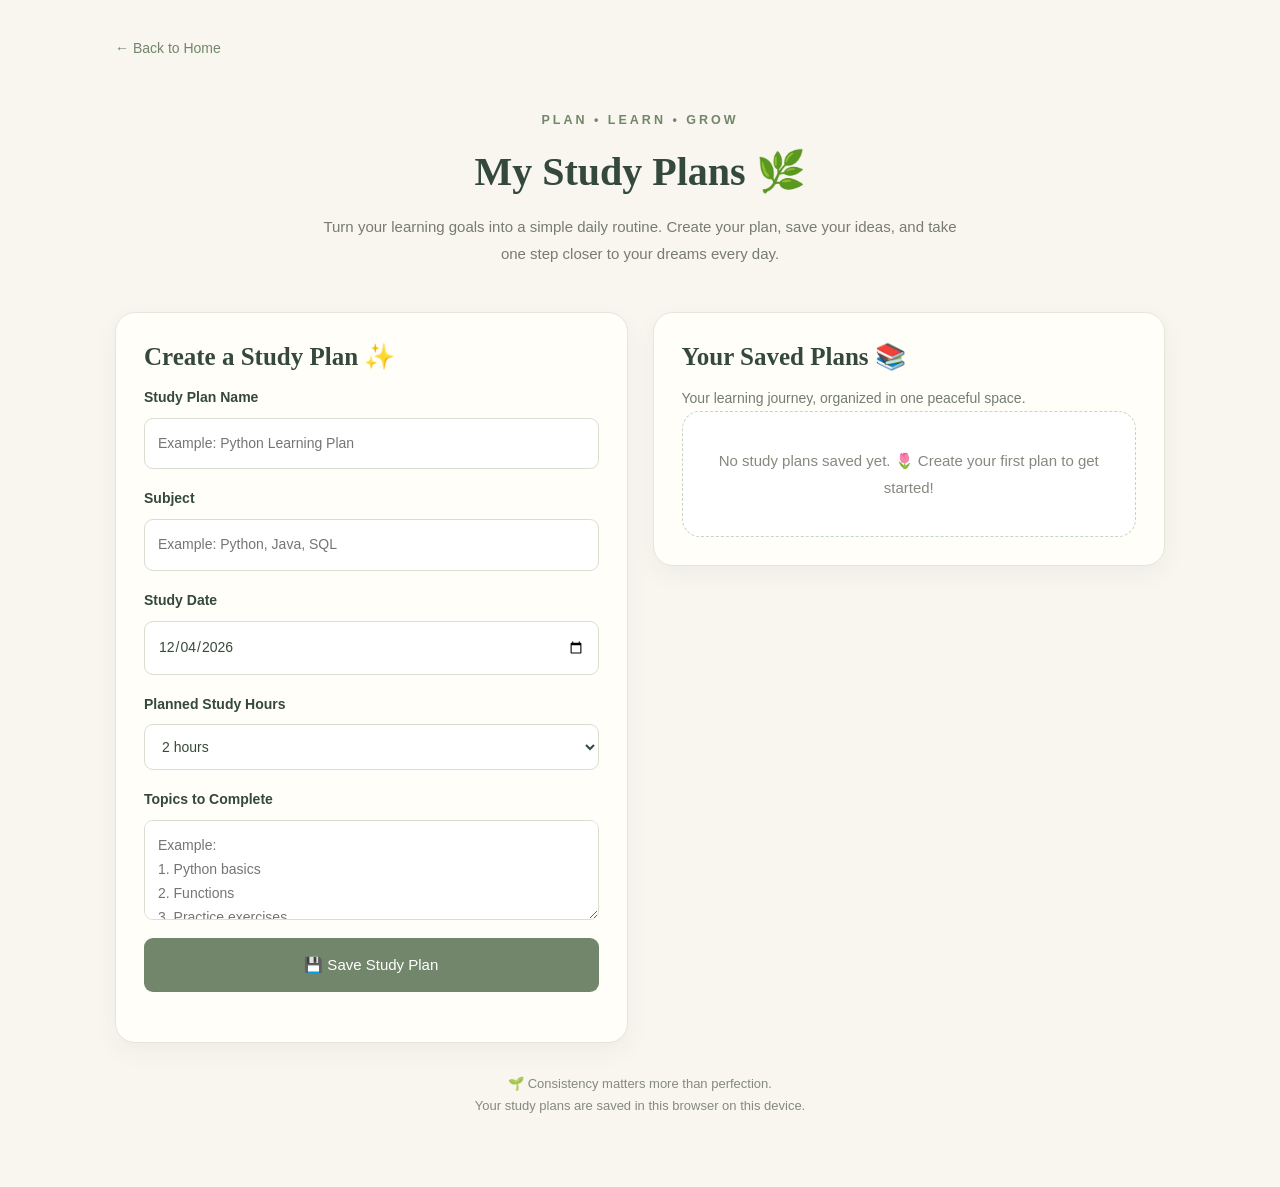
<file: saved-plans.html>
<!DOCTYPE html>
<html lang="en">

<head>
    <meta charset="UTF-8">
    <meta name="viewport" content="width=device-width, initial-scale=1.0">

    <title>My Study Plans | Smart Learning Planner</title>

    <link rel="stylesheet" href="css/style.css">

    <style>
        * {
            box-sizing: border-box;
        }

        body {
            margin: 0;
            background: #f8f6ef;
            color: #354b38;
            font-family: Arial, sans-serif;
        }

        .plans-page {
            max-width: 1100px;
            margin: auto;
            padding: 35px 25px 70px;
        }

        .back-link {
            color: #71866a;
            text-decoration: none;
            font-size: 14px;
        }

        .plans-header {
            text-align: center;
            margin: 45px auto;
            max-width: 650px;
        }

        .plans-header small {
            color: #71866a;
            letter-spacing: 3px;
            font-weight: bold;
        }

        .plans-header h1 {
            font-family: Georgia, serif;
            font-size: 40px;
            margin: 15px 0;
        }

        .plans-header p {
            color: #777b70;
            line-height: 1.8;
        }

        .plans-layout {
            display: grid;
            grid-template-columns: 1fr 1fr;
            gap: 25px;
            align-items: start;
        }

        .plan-card {
            background: #fffef9;
            border: 1px solid #e5e5d8;
            border-radius: 20px;
            padding: 28px;
            box-shadow: 0 8px 25px rgba(65, 83, 59, 0.05);
        }

        .plan-card h2 {
            font-family: Georgia, serif;
            font-size: 25px;
            margin-top: 0;
        }

        .form-group {
            margin-bottom: 18px;
        }

        .form-group label {
            display: block;
            margin-bottom: 8px;
            font-size: 14px;
            font-weight: bold;
        }

        .form-group input,
        .form-group textarea,
        .form-group select {
            width: 100%;
            padding: 13px;
            border: 1px solid #d9dfd0;
            border-radius: 9px;
            background: #fff;
            color: #354b38;
            font-family: Arial, sans-serif;
            font-size: 14px;
        }

        .form-group textarea {
            min-height: 100px;
            resize: vertical;
        }

        .form-group input:focus,
        .form-group textarea:focus,
        .form-group select:focus {
            outline: 2px solid #a8b79d;
            border-color: #71866a;
        }

        .primary-button {
            width: 100%;
            padding: 14px;
            background: #71866a;
            color: white;
            border: none;
            border-radius: 9px;
            cursor: pointer;
            font-size: 15px;
            transition: 0.3s;
        }

        .primary-button:hover {
            background: #52694e;
        }

        .saved-plan {
            background: #f8f6ef;
            border: 1px solid #e5e5d8;
            border-radius: 14px;
            padding: 20px;
            margin-bottom: 16px;
        }

        .saved-plan h3 {
            margin: 0 0 12px;
            font-family: Georgia, serif;
            font-size: 20px;
            overflow-wrap: anywhere;
        }

        .plan-detail {
            color: #777b70;
            font-size: 14px;
            line-height: 1.8;
            overflow-wrap: anywhere;
        }

        .plan-notes {
            white-space: pre-wrap;
            overflow-wrap: anywhere;
        }

        .plan-actions {
            display: flex;
            gap: 10px;
            margin-top: 15px;
        }

        .plan-actions button {
            padding: 10px 14px;
            border: none;
            border-radius: 8px;
            cursor: pointer;
            font-size: 13px;
        }

        .edit-button {
            background: #71866a;
            color: white;
        }

        .delete-button {
            background: #eee5df;
            color: #805448;
        }

        .empty-state {
            text-align: center;
            color: #85897e;
            padding: 35px 10px;
            line-height: 1.8;
        }

        .message {
            margin-top: 15px;
            font-size: 14px;
            line-height: 1.6;
        }

        .footer-note {
            margin-top: 30px;
            text-align: center;
            font-size: 13px;
            color: #85897e;
            line-height: 1.7;
        }

        @media (max-width: 750px) {
            .plans-layout {
                grid-template-columns: 1fr;
            }

            .plans-header h1 {
                font-size: 32px;
            }
        }

        @media (max-width: 450px) {
            .plans-page {
                padding: 25px 15px 50px;
            }

            .plan-card {
                padding: 20px;
            }
        }
    </style>
</head>

<body>

    <main class="plans-page">

        <a href="index.html" class="back-link">
            ← Back to Home
        </a>

        <header class="plans-header">

            <small>PLAN • LEARN • GROW</small>

            <h1>My Study Plans 🌿</h1>

            <p>
                Turn your learning goals into a simple daily routine.
                Create your plan, save your ideas, and take one step
                closer to your dreams every day.
            </p>

        </header>

        <section class="plans-layout">

            <!-- CREATE STUDY PLAN -->

            <div class="plan-card">

                <h2 id="formHeading">Create a Study Plan ✨</h2>

                <form id="studyPlanForm">

                    <div class="form-group">

                        <label for="planTitle">Study Plan Name</label>

                        <input
                            type="text"
                            id="planTitle"
                            placeholder="Example: Python Learning Plan"
                            maxlength="100"
                            required
                        >

                    </div>

                    <div class="form-group">

                        <label for="subject">Subject</label>

                        <input
                            type="text"
                            id="subject"
                            placeholder="Example: Python, Java, SQL"
                            maxlength="100"
                            required
                        >

                    </div>

                    <div class="form-group">

                        <label for="studyDate">Study Date</label>

                        <input
                            type="date"
                            id="studyDate"
                            required
                        >

                    </div>

                    <div class="form-group">

                        <label for="studyHours">Planned Study Hours</label>

                        <select id="studyHours" required>
                            <option value="0.5">30 minutes</option>
                            <option value="1">1 hour</option>
                            <option value="1.5">1.5 hours</option>
                            <option value="2" selected>2 hours</option>
                            <option value="3">3 hours</option>
                            <option value="4">4 hours</option>
                            <option value="5">5 hours</option>
                            <option value="6">6 hours</option>
                            <option value="8">8 hours</option>
                        </select>

                    </div>

                    <div class="form-group">

                        <label for="topics">Topics to Complete</label>

                        <textarea
                            id="topics"
                            placeholder="Example:&#10;1. Python basics&#10;2. Functions&#10;3. Practice exercises"
                            maxlength="2000"
                            required
                        ></textarea>

                    </div>

                    <button type="submit" class="primary-button" id="saveButton">
                        💾 Save Study Plan
                    </button>

                    <button
                        type="button"
                        id="cancelEditButton"
                        class="primary-button"
                        style="display: none; margin-top: 10px; background: #e9e9dc; color: #354b38;"
                    >
                        Cancel Editing
                    </button>

                    <p id="formMessage" class="message" aria-live="polite"></p>

                </form>

            </div>

            <!-- SAVED PLANS -->

            <div class="plan-card">

                <h2>Your Saved Plans 📚</h2>

                <p class="plan-detail">
                    Your learning journey, organized in one peaceful space.
                </p>

                <div id="savedPlansList" aria-live="polite"></div>

            </div>

        </section>

        <p class="footer-note">
            🌱 Consistency matters more than perfection.<br>
            Your study plans are saved in this browser on this device.
        </p>

    </main>

    <script>
        const STORAGE_KEY = "smartPlannerSavedPlansV1";

        const form = document.getElementById("studyPlanForm");
        const savedPlansList = document.getElementById("savedPlansList");
        const formMessage = document.getElementById("formMessage");

        const saveButton = document.getElementById("saveButton");
        const cancelEditButton = document.getElementById("cancelEditButton");
        const formHeading = document.getElementById("formHeading");

        let editingId = null;
        let plans = loadPlans();

        function loadPlans() {
            try {
                const stored = localStorage.getItem(STORAGE_KEY);

                if (!stored) return [];

                const parsed = JSON.parse(stored);

                if (!Array.isArray(parsed)) return [];

                return parsed.filter(plan =>
                    plan &&
                    typeof plan.id === "string" &&
                    typeof plan.title === "string" &&
                    typeof plan.subject === "string" &&
                    typeof plan.date === "string" &&
                    typeof plan.topics === "string"
                );
            } catch (error) {
                console.error("Could not load study plans:", error);
                return [];
            }
        }

        function savePlans() {
            try {
                localStorage.setItem(STORAGE_KEY, JSON.stringify(plans));
                return true;
            } catch (error) {
                formMessage.textContent =
                    "Unable to save. Check your browser storage settings.";
                formMessage.style.color = "#a34f40";
                return false;
            }
        }

        function createId() {
            if (window.crypto && typeof window.crypto.randomUUID === "function") {
                return window.crypto.randomUUID();
            }

            return Date.now().toString(36) +
                Math.random().toString(36).slice(2);
        }

        function setDefaultDate() {
            const now = new Date();

            const year = now.getFullYear();
            const month = String(now.getMonth() + 1).padStart(2, "0");
            const day = String(now.getDate()).padStart(2, "0");

            document.getElementById("studyDate").value =
                `${year}-${month}-${day}`;
        }

        function resetForm() {
            form.reset();
            editingId = null;

            setDefaultDate();

            formHeading.textContent = "Create a Study Plan ✨";
            saveButton.textContent = "💾 Save Study Plan";
            cancelEditButton.style.display = "none";

            formMessage.textContent = "";
        }

        function addTextElement(parent, tag, className, text) {
            const element = document.createElement(tag);

            if (className) {
                element.className = className;
            }

            element.textContent = text;
            parent.appendChild(element);

            return element;
        }

        function renderPlans() {
            savedPlansList.replaceChildren();

            if (plans.length === 0) {
                addTextElement(
                    savedPlansList,
                    "div",
                    "empty-state",
                    "No study plans saved yet. 🌷\nCreate your first plan to get started!"
                );

                return;
            }

            const sortedPlans = [...plans].sort((a, b) =>
                a.date.localeCompare(b.date)
            );

            sortedPlans.forEach(plan => {
                const card = document.createElement("article");
                card.className = "saved-plan";

                addTextElement(card, "h3", "", plan.title);

                addTextElement(
                    card,
                    "p",
                    "plan-detail",
                    "📚 Subject: " + plan.subject
                );

                addTextElement(
                    card,
                    "p",
                    "plan-detail",
                    "📅 Date: " + plan.date
                );

                addTextElement(
                    card,
                    "p",
                    "plan-detail",
                    "⏰ Planned time: " + plan.hours + " hour(s)"
                );

                addTextElement(
                    card,
                    "p",
                    "plan-detail",
                    "📝 Topics:"
                );

                addTextElement(
                    card,
                    "p",
                    "plan-detail plan-notes",
                    plan.topics
                );

                const actions = document.createElement("div");
                actions.className = "plan-actions";

                const editButton = document.createElement("button");
                editButton.type = "button";
                editButton.className = "edit-button";
                editButton.textContent = "Edit";

                editButton.addEventListener("click", () => {
                    editPlan(plan.id);
                });

                const deleteButton = document.createElement("button");
                deleteButton.type = "button";
                deleteButton.className = "delete-button";
                deleteButton.textContent = "Delete";

                deleteButton.addEventListener("click", () => {
                    deletePlan(plan.id);
                });

                actions.append(editButton, deleteButton);
                card.appendChild(actions);

                savedPlansList.appendChild(card);
            });
        }

        function editPlan(id) {
            const plan = plans.find(item => item.id === id);

            if (!plan) return;

            editingId = id;

            document.getElementById("planTitle").value = plan.title;
            document.getElementById("subject").value = plan.subject;
            document.getElementById("studyDate").value = plan.date;
            document.getElementById("studyHours").value = String(plan.hours);
            document.getElementById("topics").value = plan.topics;

            formHeading.textContent = "Edit Your Study Plan ✏️";
            saveButton.textContent = "Update Study Plan";
            cancelEditButton.style.display = "block";

            formMessage.textContent = "Make your changes and save.";
            formMessage.style.color = "#52694e";

            window.scrollTo({
                top: 0,
                behavior: "smooth"
            });
        }

        function deletePlan(id) {
            const confirmed = window.confirm(
                "Are you sure you want to delete this study plan?"
            );

            if (!confirmed) return;

            plans = plans.filter(plan => plan.id !== id);

            if (!savePlans()) return;

            if (editingId === id) {
                resetForm();
            }

            renderPlans();
        }

        form.addEventListener("submit", function(event) {
            event.preventDefault();

            const title = document.getElementById("planTitle")
                .value.trim();

            const subject = document.getElementById("subject")
                .value.trim();

            const date = document.getElementById("studyDate").value;

            const hours = Number(
                document.getElementById("studyHours").value
            );

            const topics = document.getElementById("topics")
                .value.trim();

            if (!title || !subject || !date || !topics) {
                formMessage.textContent =
                    "Please complete all fields before saving.";
                formMessage.style.color = "#a34f40";
                return;
            }

            const planData = {
                id: editingId || createId(),
                title,
                subject,
                date,
                hours,
                topics
            };

            const previousPlans = plans;

            if (editingId) {
                plans = plans.map(plan =>
                    plan.id === editingId ? planData : plan
                );
            } else {
                plans.push(planData);
            }

            if (!savePlans()) {
                plans = previousPlans;
                return;
            }

            const message = editingId
                ? "Your study plan has been updated successfully! 🌷"
                : "Your study plan has been saved successfully! 🌿";

            resetForm();

            formMessage.textContent = message;
            formMessage.style.color = "#52694e";

            renderPlans();
        });

        cancelEditButton.addEventListener("click", resetForm);

        setDefaultDate();
        renderPlans();
    </script>

</body>

</html>
</file>
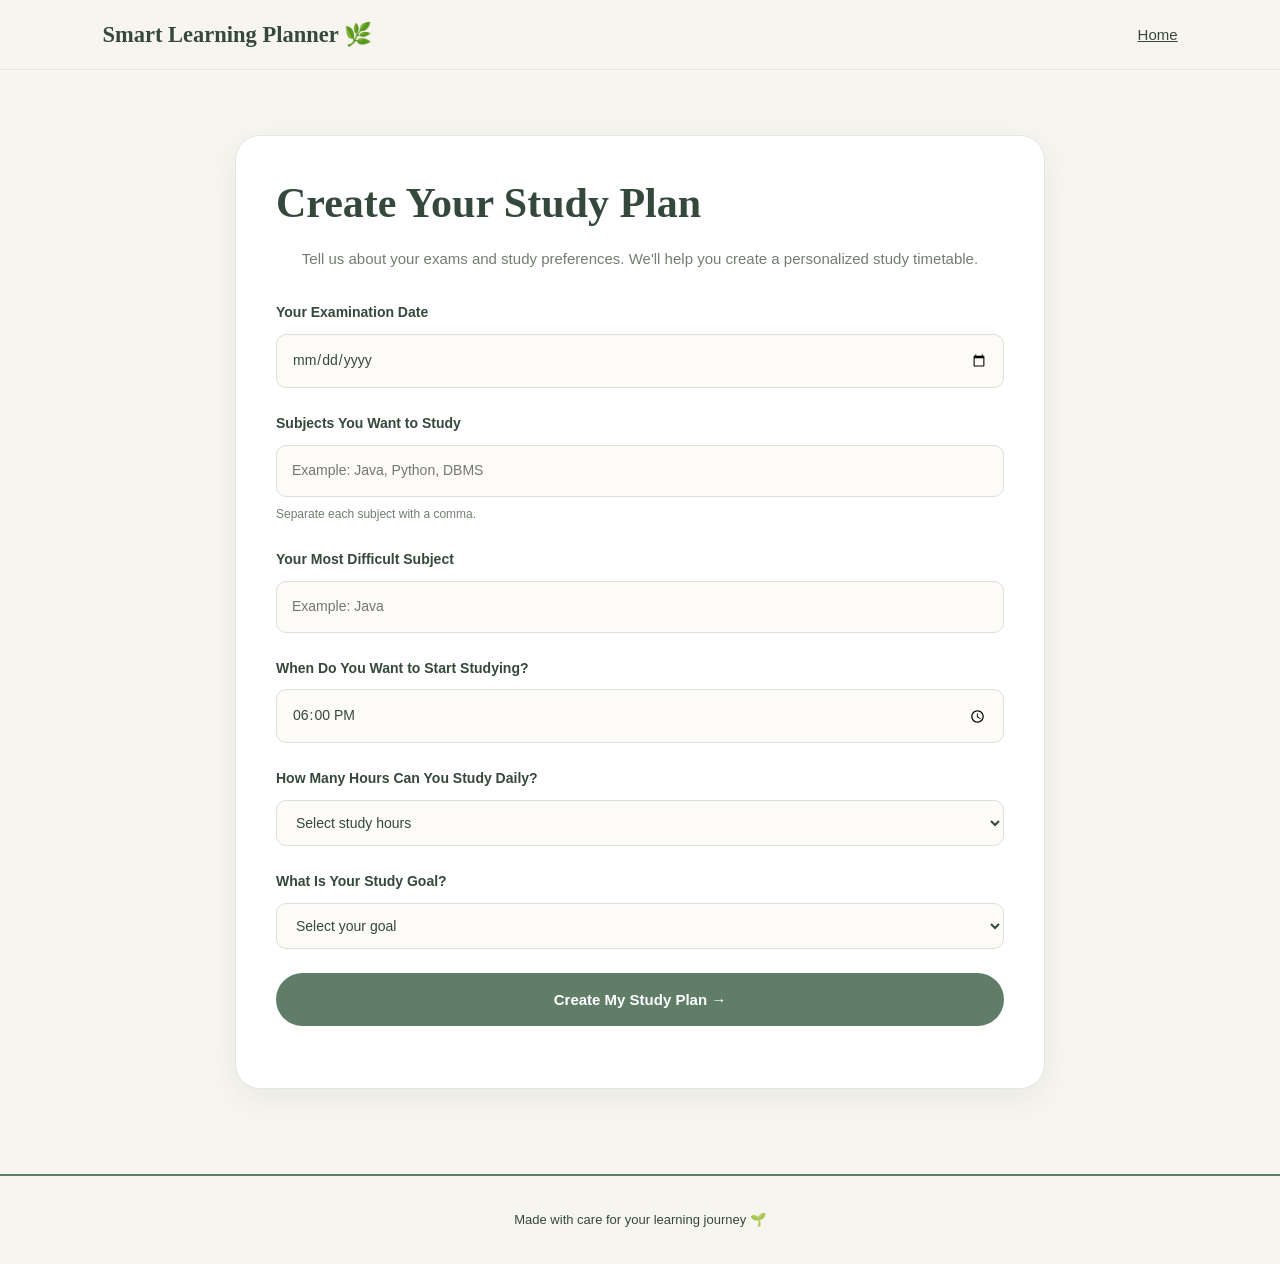
<file: setup.html>
<!DOCTYPE html>
<html lang="en">
<head>
    <meta charset="UTF-8">
    <meta name="viewport" content="width=device-width, initial-scale=1.0">

    <title>Study Planner | Smart Learning Planner</title>

    <link rel="stylesheet" href="css/style.css">
</head>

<body>

    <!-- Header -->
    <header>
        <nav class="navbar">
            <h1>Smart Learning Planner 🌿</h1>
            <a href="index.html">Home</a>
        </nav>
    </header>

    <!-- Study Setup Section -->
    <section class="setup-section">

        <div class="setup-container">

            <h1>Create Your Study Plan</h1>

            <p>
                Tell us about your exams and study preferences.
                We'll help you create a personalized study timetable.
            </p>

            <!-- Study Form -->
            <form id="studyForm">

                <!-- Exam Date -->
                <div class="form-group">
                    <label for="examDate">Your Examination Date</label>

                    <input
                        type="date"
                        id="examDate"
                        name="examDate"
                        required
                    >
                </div>

                <!-- Subjects -->
                <div class="form-group">
                    <label for="subjects">
                        Subjects You Want to Study
                    </label>

                    <input
                        type="text"
                        id="subjects"
                        name="subjects"
                        placeholder="Example: Java, Python, DBMS"
                        required
                    >

                    <small>Separate each subject with a comma.</small>
                </div>

                <!-- Difficult Subject -->
                <div class="form-group">
                    <label for="weakSubject">
                        Your Most Difficult Subject
                    </label>

                    <input
                        type="text"
                        id="weakSubject"
                        name="weakSubject"
                        placeholder="Example: Java"
                        required
                    >
                </div>

                <!-- Study Start Time -->
                <div class="form-group">
                    <label for="startTime">
                        When Do You Want to Start Studying?
                    </label>

                    <input
                        type="time"
                        id="startTime"
                        name="startTime"
                        value="18:00"
                        required
                    >
                </div>

                <!-- Daily Study Hours -->
                <div class="form-group">
                    <label for="studyHours">
                        How Many Hours Can You Study Daily?
                    </label>

                    <select
                        id="studyHours"
                        name="studyHours"
                        required
                    >
                        <option value="">Select study hours</option>
                        <option value="1">1 Hour</option>
                        <option value="2">2 Hours</option>
                        <option value="3">3 Hours</option>
                        <option value="4">4 Hours</option>
                        <option value="5">5 Hours</option>
                        <option value="6">6 Hours</option>
                        <option value="7">7 Hours</option>
                        <option value="8">8 Hours</option>
                    </select>
                </div>

                <!-- Study Goal -->
                <div class="form-group">
                    <label for="studyGoal">
                        What Is Your Study Goal?
                    </label>

                    <select
                        id="studyGoal"
                        name="studyGoal"
                        required
                    >
                        <option value="">Select your goal</option>
                        <option value="pass">Pass the Examination</option>
                        <option value="75">Score Above 75%</option>
                        <option value="85">Score Above 85%</option>
                        <option value="95">Score Above 95%</option>
                    </select>
                </div>

                <!-- Submit Button -->
                <button type="submit" class="start-button">
                    Create My Study Plan →
                </button>

            </form>

            <!-- Generated Timetable Appears Here -->
            <div id="formMessage" aria-live="polite"></div>

        </div>

    </section>

    <!-- Footer -->
    <footer>
        <p>Made with care for your learning journey 🌱</p>
    </footer>

    <!-- JavaScript -->
    <script src="js/script.js"></script>

</body>
</html>
</file>
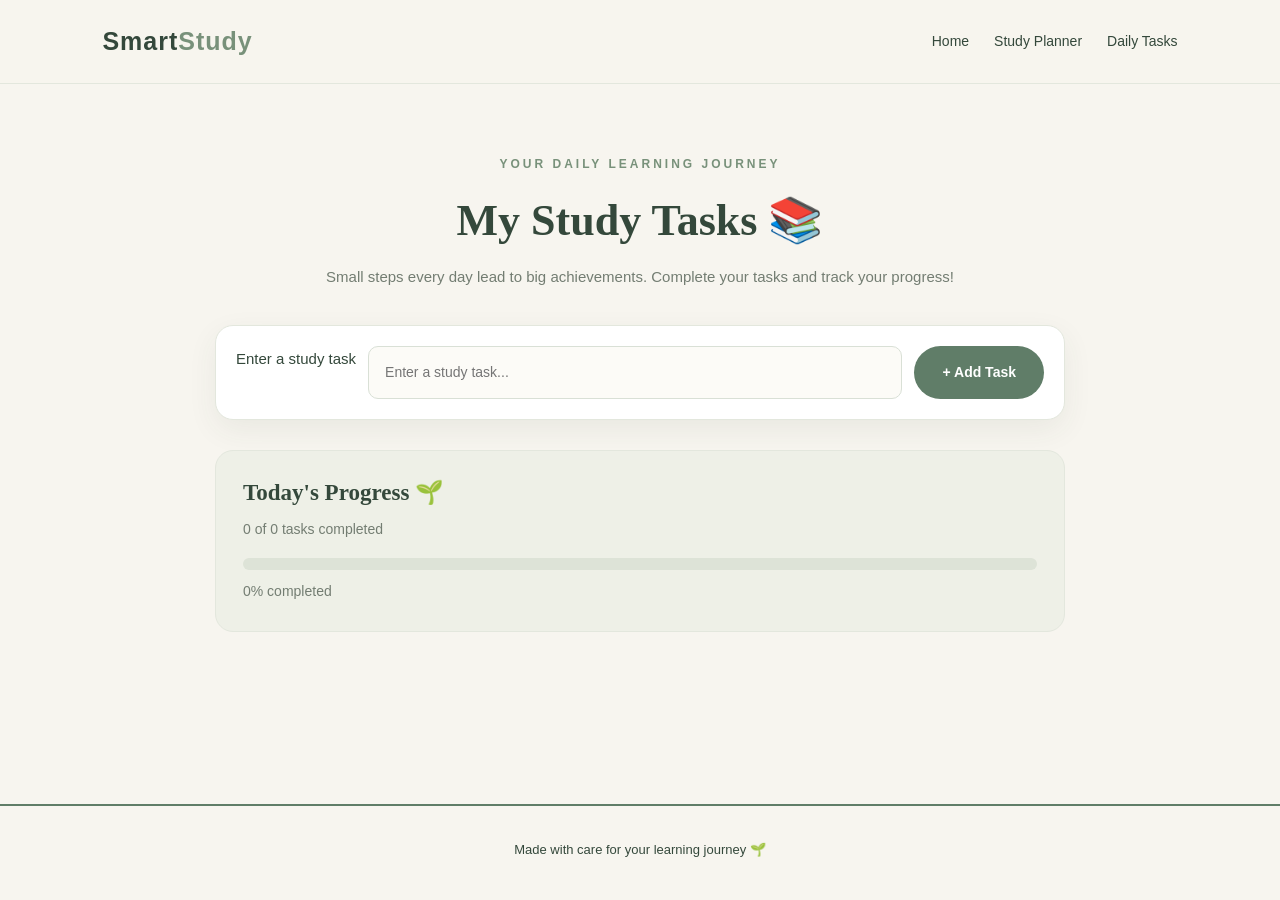
<file: tasks.html>
<!DOCTYPE html>
<html lang="en">

<head>
    <meta charset="UTF-8">
    <meta name="viewport" content="width=device-width, initial-scale=1.0">

    <title>Daily Study Tasks | Smart Learning Planner</title>

    <link rel="stylesheet" href="css/style.css">
</head>

<body>

    <!-- Navigation Bar -->
    <header>
        <nav class="navbar">

            <div class="logo">
                Smart<span>Study</span>
            </div>

            <ul class="nav-links">
                <li><a href="index.html">Home</a></li>
                <li><a href="setup.html">Study Planner</a></li>
                <li><a href="tasks.html" aria-current="page">Daily Tasks</a></li>
            </ul>

        </nav>
    </header>


    <!-- Daily Tasks Section -->
    <main class="tasks-section">

        <div class="tasks-container">

            <p class="welcome-text">YOUR DAILY LEARNING JOURNEY</p>

            <h1>My Study Tasks 📚</h1>

            <p class="tasks-description">
                Small steps every day lead to big achievements.
                Complete your tasks and track your progress!
            </p>


            <!-- Add Task Form -->
            <form id="taskForm" class="task-form">

                <label for="taskInput" class="visually-hidden">
                    Enter a study task
                </label>

                <input
                    type="text"
                    id="taskInput"
                    placeholder="Enter a study task..."
                    maxlength="200"
                    required
                >

                <button type="submit" class="start-button">
                    + Add Task
                </button>

            </form>


            <!-- Progress Section -->
            <div class="progress-card">

                <h2>Today's Progress 🌱</h2>

                <p id="progressText">
                    0 of 0 tasks completed
                </p>

                <div class="progress-track">
                    <div
                        id="progressBar"
                        class="progress-fill"
                        role="progressbar"
                        aria-label="Study task completion"
                        aria-valuemin="0"
                        aria-valuemax="100"
                        aria-valuenow="0">
                    </div>
                </div>

                <p id="progressPercentage">0% completed</p>

            </div>


            <!-- Task List -->
            <ul id="taskList" class="task-list"></ul>

            <!-- Messages -->
            <p id="taskMessage" aria-live="polite"></p>

        </div>

    </main>


    <!-- Footer -->
    <footer>
        <p>Made with care for your learning journey 🌱</p>
    </footer>


    <!-- JavaScript -->
    <script src="js/tasks.js"></script>

</body>

</html>
</file>
<file: css/style.css>
/* =====================================================
   SMART LEARNING PLANNER
   Complete Responsive Sage Green & Cream Theme
===================================================== */


/* =========================
   1. ROOT VARIABLES
========================= */

:root {
    --cream: #F7F5EF;
    --cream-light: #FCFBF7;
    --cream-dark: #EEF0E7;

    --sage: #78917A;
    --sage-light: #DDE5D8;
    --sage-medium: #607D68;
    --sage-dark: #34483B;

    --text: #34483B;
    --text-muted: #737D72;

    --white: #FFFFFF;
    --border: #E3E7DD;

    --danger: #A65D50;
    --danger-bg: #F5E8E3;

    --shadow: 0 10px 30px rgba(52, 72, 59, 0.07);
    --shadow-hover: 0 16px 35px rgba(52, 72, 59, 0.12);

    --radius-small: 10px;
    --radius-medium: 18px;
    --radius-large: 25px;

    --transition: 0.3s ease;
}


/* =========================
   2. GLOBAL SETTINGS
========================= */

* {
    margin: 0;
    padding: 0;
    box-sizing: border-box;
}

html {
    scroll-behavior: smooth;
    max-width: 100%;
}

body {
    min-height: 100vh;
    max-width: 100%;
    overflow-x: clip;

    font-family: 'Segoe UI', Arial, sans-serif;
    font-size: 15px;
    line-height: 1.7;

    background-color: var(--cream);
    color: var(--text);

    -webkit-font-smoothing: antialiased;
}

img {
    display: block;
    max-width: 100%;
    height: auto;
}

a {
    color: inherit;
    transition: var(--transition);
}

button,
input,
select,
textarea {
    font: inherit;
}

button {
    cursor: pointer;
}

button:focus-visible,
a:focus-visible,
input:focus-visible,
select:focus-visible,
textarea:focus-visible {
    outline: 3px solid rgba(120, 145, 122, 0.5);
    outline-offset: 3px;
}

::selection {
    background: var(--sage-light);
    color: var(--sage-dark);
}


/* =========================
   3. TYPOGRAPHY
========================= */

h1,
h2,
h3,
h4 {
    color: var(--sage-dark);
    line-height: 1.3;
}

h1,
h2 {
    font-family: Georgia, 'Times New Roman', serif;
}

p {
    overflow-wrap: break-word;
}

.welcome-text {
    color: var(--sage);
    font-size: 12px;
    font-weight: 700;
    letter-spacing: 3px;
    text-transform: uppercase;
    margin-bottom: 18px;
}


/* =========================
   4. NAVIGATION BAR
========================= */

.navbar {
    position: relative;
    z-index: 10;

    display: flex;
    justify-content: space-between;
    align-items: center;

    gap: 25px;
    padding: 20px 8%;

    background: rgba(247, 245, 239, 0.96);
    border-bottom: 1px solid var(--border);
}

.logo {
    color: var(--sage-dark);
    font-size: 25px;
    font-weight: 700;
    letter-spacing: 1px;
    text-decoration: none;
    white-space: nowrap;
}

.logo span {
    color: var(--sage);
}

.nav-links {
    display: flex;
    align-items: center;
    flex-wrap: wrap;
    justify-content: center;

    gap: 25px;
    list-style: none;
}

.nav-links a {
    position: relative;

    color: var(--text);
    font-size: 14px;
    font-weight: 500;

    text-decoration: none;
}

.nav-links a::after {
    content: "";
    position: absolute;
    left: 0;
    bottom: -6px;

    width: 0;
    height: 2px;

    background: var(--sage);
    transition: width var(--transition);
}

.nav-links a:hover {
    color: var(--sage-medium);
}

.nav-links a:hover::after {
    width: 100%;
}


/* =========================
   5. HOMEPAGE HERO
========================= */

.hero {
    position: relative;
    text-align: center;

    padding: 110px 20px 120px;

    background:
        radial-gradient(
            circle at top right,
            rgba(221, 229, 216, 0.65),
            transparent 38%
        ),
        var(--cream);
}

.hero h1 {
    max-width: 950px;
    margin: 0 auto 25px;

    color: var(--sage-dark);
    font-size: clamp(38px, 5.5vw, 64px);
    font-weight: 600;
    line-height: 1.15;
    letter-spacing: -1.5px;
}

.hero-description {
    max-width: 650px;
    margin: 0 auto 35px;

    color: var(--text-muted);
    font-size: 17px;
    line-height: 1.9;
}


/* Homepage buttons */

.start-button,
.submit-button {
    display: inline-block;

    padding: 14px 28px;

    background: var(--sage-medium);
    color: var(--white);

    border: 1px solid var(--sage-medium);
    border-radius: 30px;

    font-size: 14px;
    font-weight: 600;
    text-align: center;
    text-decoration: none;

    transition:
        background var(--transition),
        transform var(--transition),
        box-shadow var(--transition);
}

.start-button:hover,
.submit-button:hover {
    background: var(--sage-dark);
    border-color: var(--sage-dark);
    color: var(--white);

    transform: translateY(-3px);
    box-shadow: 0 8px 18px rgba(52, 72, 59, 0.15);
}


/* =========================
   6. GENERAL SECTION HEADINGS
========================= */

.section-heading,
.features-heading,
.youtube-heading {
    text-align: center;
}

.section-heading {
    margin-bottom: 45px;
}

.section-heading h2 {
    margin-bottom: 15px;
    font-size: clamp(27px, 4vw, 36px);
}

.section-heading > p:last-child {
    color: var(--text-muted);
}

.section-subtitle,
.section-tag {
    display: inline-block;

    margin-bottom: 12px;

    color: var(--sage-medium);
    font-size: 11px;
    font-weight: 700;
    letter-spacing: 3px;
    text-transform: uppercase;
}


/* =========================
   7. GENERAL FEATURES SECTION
========================= */

.features {
    padding: 80px 8%;
    background: var(--cream-dark);
}

.feature-container {
    display: grid;
    grid-template-columns: repeat(3, minmax(0, 1fr));
    gap: 25px;
}


/* =========================
   8. HOMEPAGE FEATURE CARDS
========================= */

.features-section {
    padding: 80px 8% 85px;
    margin-bottom: 0;

    background: var(--cream-light);
    border-top: 1px solid var(--border);
    border-bottom: 1px solid var(--border);
}

.features-heading {
    max-width: 750px;
    margin: 0 auto 50px;
}

.features-heading h2 {
    margin: 15px 0;

    color: var(--sage-dark);
    font-size: clamp(28px, 4vw, 38px);
    line-height: 1.3;
}

.features-heading > p:last-child {
    color: var(--text-muted);
    line-height: 1.9;
}

.features-grid {
    display: grid;
    grid-template-columns: repeat(3, minmax(0, 1fr));

    gap: 25px;
    max-width: 1250px;
    margin: 0 auto;
}


/* Shared card design */

.feature-card {
    position: relative;

    display: flex;
    flex-direction: column;
    align-items: flex-start;

    min-width: 0;
    padding: 30px 26px;

    background: var(--white);
    border: 1px solid var(--border);
    border-radius: var(--radius-medium);

    box-shadow: 0 4px 15px rgba(52, 72, 59, 0.025);

    transition:
        transform var(--transition),
        box-shadow var(--transition),
        border-color var(--transition);
}

.feature-card:hover {
    transform: translateY(-7px);
    border-color: #C8D5C5;
    box-shadow: var(--shadow-hover);
}

.feature-icon {
    display: flex;
    align-items: center;
    justify-content: center;

    width: 58px;
    height: 58px;

    margin-bottom: 22px;

    background: var(--cream-dark);
    border: 1px solid var(--border);
    border-radius: 17px;

    font-size: 29px;
}

.feature-card h3 {
    margin-bottom: 12px;

    color: var(--sage-dark);
    font-size: 19px;
    line-height: 1.5;
}

.feature-card p {
    margin-bottom: 20px;

    color: var(--text-muted);
    font-size: 14px;
    line-height: 1.9;
}

.feature-btn {
    display: inline-block;
    margin-top: auto;

    padding: 11px 18px;

    background: var(--sage-medium);
    color: var(--white);

    border: 1px solid var(--sage-medium);
    border-radius: 9px;

    font-size: 13px;
    font-weight: 600;
    text-decoration: none;

    transition: var(--transition);
}

.feature-btn:hover {
    background: var(--sage-dark);
    border-color: var(--sage-dark);
    transform: translateY(-2px);
}


/* =========================
   9. ABOUT SECTION
========================= */

.about,
.ss-about-section {
    padding: 85px 20px;
    text-align: center;
    background: var(--cream);
}

.about h2,
.ss-about-section h2 {
    margin-bottom: 20px;
    font-size: clamp(27px, 4vw, 36px);
}

.about p,
.ss-about-section p {
    max-width: 700px;
    margin: 0 auto;

    color: var(--text-muted);
    line-height: 1.9;
}


/* =========================
   10. STUDY SETUP PAGE
========================= */

.setup-section {
    width: 100%;
    max-width: 850px;

    margin: 0 auto;
    padding: 65px 20px 85px;
}

.setup-heading {
    margin-bottom: 40px;
    text-align: center;
}

.setup-heading h1,
.setup-container h1 {
    margin-bottom: 15px;

    color: var(--sage-dark);
    font-size: clamp(30px, 4vw, 42px);
}

.setup-heading > p:last-child {
    color: var(--text-muted);
}

.setup-container {
    width: 100%;
    max-width: 850px;

    margin: 0 auto;
    padding: 40px;

    background: var(--white);
    border: 1px solid var(--border);
    border-radius: var(--radius-large);

    box-shadow: var(--shadow);
}

.setup-container > p {
    margin-bottom: 30px;

    color: var(--text-muted);
    text-align: center;
}


/* =========================
   11. STUDY FORMS
========================= */

.study-form {
    width: 100%;
    padding: 35px;

    background: var(--white);
    border: 1px solid var(--border);
    border-radius: var(--radius-large);

    box-shadow: var(--shadow);
}

.form-group {
    margin-bottom: 24px;
}

.form-group label {
    display: block;
    margin-bottom: 9px;

    color: var(--sage-dark);
    font-size: 14px;
    font-weight: 600;
}

.form-group input,
.form-group select,
.form-group textarea {
    display: block;

    width: 100%;
    min-width: 0;
    padding: 13px 15px;

    background: var(--cream-light);
    color: var(--text);

    border: 1px solid #D9E0D6;
    border-radius: var(--radius-small);

    font-family: inherit;
    font-size: 14px;

    transition:
        border-color var(--transition),
        box-shadow var(--transition);
}

.form-group textarea {
    min-height: 120px;
    resize: vertical;
}

.form-group input:focus,
.form-group select:focus,
.form-group textarea:focus,
.task-form input:focus {
    outline: none;

    border-color: var(--sage);
    box-shadow: 0 0 0 4px rgba(120, 145, 122, 0.14);
}

.form-group small {
    display: block;
    margin-top: 7px;

    color: var(--text-muted);
    font-size: 12px;
}

.submit-button {
    width: 100%;
    padding: 15px;

    font-family: inherit;
    font-size: 15px;
}

#studyForm .start-button {
    width: 100%;
    border: none;
    font-family: inherit;
    font-size: 15px;
    cursor: pointer;
}

.form-message,
#formMessage {
    margin-top: 22px;
    color: var(--sage-dark);
    text-align: center;
}


/* =========================
   12. GENERATED TIMETABLE
========================= */

.timetable-card {
    margin-top: 35px;
    padding: 30px;

    background: var(--white);
    border: 1px solid var(--border);
    border-radius: var(--radius-medium);

    box-shadow: var(--shadow);
    text-align: left;
}

.timetable-card h2 {
    margin-bottom: 20px;
    font-size: 25px;
}

.timetable-card > p {
    margin-bottom: 10px;
    color: var(--text-muted);
}

.timetable-list {
    margin-top: 25px;
}

.timetable-item {
    display: flex;
    align-items: center;
    gap: 15px;

    padding: 18px 10px;

    border-bottom: 1px solid #E8EBE3;
}

.timetable-item:last-child {
    border-bottom: none;
}

.session-number {
    display: flex;
    align-items: center;
    justify-content: center;

    flex-shrink: 0;
    min-width: 38px;
    height: 38px;

    background: var(--cream-dark);
    color: var(--sage-dark);

    border: 1px solid var(--border);
    border-radius: 50%;

    font-weight: 700;
}

.session-details {
    flex: 1;
    min-width: 0;
}

.session-details h3 {
    font-size: 16px;
}

.session-details p {
    margin-top: 4px;
    color: var(--sage-medium);
    font-size: 13px;
}

.session-duration {
    color: var(--sage-medium);
    font-size: 13px;
    font-weight: 700;
    white-space: nowrap;
}

.timetable-note {
    margin-top: 25px;
    padding: 16px;

    background: var(--cream-dark);
    border: 1px solid var(--border);
    border-radius: var(--radius-small);

    font-size: 14px;
}


/* =========================
   13. DAILY TASK TRACKER
========================= */

.tasks-section {
    min-height: 80vh;
    padding: 70px 20px 85px;
    background: var(--cream);
}

.tasks-container {
    width: 100%;
    max-width: 850px;
    margin: 0 auto;
}

.tasks-container > h1 {
    margin-bottom: 15px;

    color: var(--sage-dark);
    font-size: clamp(32px, 4vw, 44px);
    text-align: center;
}

.tasks-container .welcome-text {
    text-align: center;
}

.tasks-description {
    max-width: 650px;
    margin: 0 auto 35px;

    color: var(--text-muted);
    text-align: center;
}


/* Add task form */

.task-form {
    display: flex;
    align-items: stretch;
    gap: 12px;

    padding: 20px;

    background: var(--white);
    border: 1px solid var(--border);
    border-radius: var(--radius-medium);

    box-shadow: var(--shadow);
}

.task-form input {
    flex: 1;
    min-width: 0;
    padding: 14px 16px;

    background: var(--cream-light);
    color: var(--text);

    border: 1px solid #D9E0D6;
    border-radius: var(--radius-small);

    font-family: inherit;
    font-size: 14px;
}

.task-form .start-button {
    flex-shrink: 0;

    border: none;
    font-family: inherit;
    font-size: 14px;
    cursor: pointer;
}


/* Task progress card */

.progress-card {
    margin-top: 30px;
    padding: 27px;

    background: var(--cream-dark);
    border: 1px solid var(--border);
    border-radius: var(--radius-medium);
}

.progress-card h2 {
    margin-bottom: 10px;
    font-size: 23px;
}

.progress-card p {
    color: var(--text-muted);
    font-size: 14px;
}


/* Task progress bar */

.progress-track {
    width: 100%;
    height: 12px;

    margin: 16px 0 10px;

    background: #DDE3D7;
    border-radius: 30px;
    overflow: hidden;
}

.progress-fill {
    width: 0%;
    height: 100%;

    background: linear-gradient(
        90deg,
        var(--sage),
        var(--sage-medium)
    );

    border-radius: 30px;
    transition: width 0.4s ease;
}


/* Task list */

.task-list {
    margin-top: 28px;
    list-style: none;
}

.task-item {
    display: flex;
    align-items: center;
    gap: 13px;

    margin-bottom: 13px;
    padding: 18px 20px;

    background: var(--white);
    border: 1px solid var(--border);
    border-radius: 14px;

    box-shadow: 0 4px 14px rgba(52, 72, 59, 0.035);

    transition:
        border-color var(--transition),
        box-shadow var(--transition);
}

.task-item:hover {
    border-color: #C8D5C5;
    box-shadow: 0 7px 18px rgba(52, 72, 59, 0.07);
}

.task-checkbox {
    width: 20px;
    height: 20px;

    flex-shrink: 0;

    accent-color: var(--sage-medium);
    cursor: pointer;
}

.task-text {
    flex: 1;
    min-width: 0;

    color: var(--text);
    font-size: 14px;
    overflow-wrap: anywhere;
}

.task-item.completed .task-text {
    color: #89948A;
    text-decoration: line-through;
}

.delete-task {
    flex-shrink: 0;

    padding: 7px 12px;

    background: var(--danger-bg);
    color: var(--danger);

    border: none;
    border-radius: 8px;

    font-family: inherit;
    font-size: 12px;

    transition: var(--transition);
}

.delete-task:hover {
    background: #EBD4CC;
}

#taskMessage {
    margin-top: 20px;

    color: var(--sage-medium);
    font-size: 14px;
    text-align: center;
}


/* =========================
   14. YOUTUBE LEARNING RESOURCES
========================= */

.youtube-section {
    margin-top: 0;
    padding: 75px 7%;

    background: var(--cream-dark);
    border-top: 1px solid var(--border);
}

.youtube-heading {
    max-width: 750px;
    margin: 0 auto 40px;
}

.youtube-heading h2 {
    margin-bottom: 15px;

    color: var(--sage-dark);
    font-size: clamp(28px, 4vw, 38px);
}

.youtube-heading p {
    color: var(--text-muted);
    line-height: 1.9;
}

.youtube-grid {
    display: grid;
    grid-template-columns: repeat(3, minmax(0, 1fr));

    gap: 25px;
    max-width: 1250px;
    margin: 0 auto;
}

.video-card {
    min-width: 0;
    overflow: hidden;

    background: var(--white);
    border: 1px solid var(--border);
    border-radius: var(--radius-medium);

    box-shadow: 0 4px 15px rgba(52, 72, 59, 0.035);

    transition:
        transform var(--transition),
        box-shadow var(--transition);
}

.video-card:hover {
    transform: translateY(-5px);
    box-shadow: var(--shadow-hover);
}

.video-frame {
    position: relative;
    width: 100%;
    aspect-ratio: 16 / 9;

    background: #E6E9DF;
    overflow: hidden;
}

.video-frame iframe {
    position: absolute;
    inset: 0;

    width: 100%;
    height: 100%;

    border: none;
}

.video-info {
    padding: 23px;
}

.video-category {
    color: var(--sage-medium);
    font-size: 11px;
    font-weight: 700;
    letter-spacing: 1.5px;
    text-transform: uppercase;
}

.video-info h3 {
    margin: 12px 0;

    color: var(--sage-dark);
    font-size: 19px;
}

.video-info p {
    margin-bottom: 18px;

    color: var(--text-muted);
    font-size: 14px;
    line-height: 1.8;
}

.video-info a {
    display: inline-block;

    padding: 11px 16px;

    background: var(--sage-medium);
    color: var(--white);

    border: 1px solid var(--sage-medium);
    border-radius: 9px;

    font-size: 13px;
    text-decoration: none;
}

.video-info a:hover {
    background: var(--sage-dark);
    border-color: var(--sage-dark);
}


/* =========================
   15. PROGRESS DASHBOARD
========================= */

.dashboard,
.progress-section,
.progress-container {
    width: 100%;
    max-width: 1200px;

    margin: 0 auto;
    padding: 60px 25px 80px;
}

.dashboard h1,
.progress-section h1,
.progress-container h1 {
    margin-bottom: 15px;

    color: var(--sage-dark);
    font-size: clamp(30px, 4vw, 42px);
}

.dashboard p,
.progress-section > p,
.progress-container > p {
    color: var(--text-muted);
}

.dashboard-grid,
.stats-grid,
.progress-grid {
    display: grid;
    grid-template-columns: repeat(3, minmax(0, 1fr));

    gap: 22px;
    margin-top: 35px;
}

.dashboard-card,
.stat-card,
.progress-stat,
.progress-card-item {
    min-width: 0;
    padding: 25px;

    background: var(--white);
    border: 1px solid var(--border);
    border-radius: var(--radius-medium);

    box-shadow: var(--shadow);

    transition: transform var(--transition);
}

.dashboard-card:hover,
.stat-card:hover,
.progress-stat:hover,
.progress-card-item:hover {
    transform: translateY(-4px);
}

.dashboard-card h2,
.stat-card h2,
.progress-stat h2,
.progress-card-item h2 {
    margin-bottom: 12px;
    font-size: 20px;
}

.dashboard-card h3,
.stat-card h3,
.progress-stat h3 {
    margin-bottom: 10px;
    font-size: 16px;
}

.stat-number,
.progress-number {
    color: var(--sage-medium);
    font-size: 32px;
    font-weight: 700;
}


/* =========================
   16. GENERAL PROGRESS BARS
========================= */

.progress-bar {
    width: 100%;
    height: 10px;

    margin: 12px 0;

    background: var(--sage-light);
    border-radius: 20px;
    overflow: hidden;
}

.progress-bar-fill {
    width: 0%;
    height: 100%;

    background: var(--sage-medium);
    border-radius: 20px;

    transition: width 0.4s ease;
}


/* =========================
   17. POMODORO TIMER
========================= */

.timer-section,
.pomodoro-section {
    min-height: 75vh;

    display: flex;
    flex-direction: column;
    align-items: center;
    justify-content: center;

    padding: 65px 20px 85px;
    text-align: center;
}

.timer-container,
.pomodoro-container {
    width: 100%;
    max-width: 650px;

    padding: 45px 35px;

    background: var(--white);
    border: 1px solid var(--border);
    border-radius: var(--radius-large);

    box-shadow: var(--shadow);
}

.timer-container h1,
.pomodoro-container h1 {
    margin-bottom: 15px;
    font-size: clamp(30px, 4vw, 42px);
}

.timer-display,
#timer,
#timeDisplay {
    margin: 30px 0;

    color: var(--sage-dark);
    font-size: clamp(48px, 9vw, 78px);
    font-weight: 700;
    font-variant-numeric: tabular-nums;
    line-height: 1.2;
}

.timer-controls,
.pomodoro-controls {
    display: flex;
    flex-wrap: wrap;
    justify-content: center;
    gap: 12px;

    margin-top: 25px;
}

.timer-controls button,
.pomodoro-controls button {
    padding: 12px 22px;

    background: var(--sage-medium);
    color: var(--white);

    border: none;
    border-radius: 25px;

    transition: var(--transition);
}

.timer-controls button:hover,
.pomodoro-controls button:hover {
    background: var(--sage-dark);
    transform: translateY(-2px);
}


/* =========================
   18. SAVED PLANS
========================= */

.saved-plans-section,
.saved-section {
    width: 100%;
    max-width: 1100px;

    min-height: 70vh;
    margin: 0 auto;

    padding: 65px 25px 85px;
}

.saved-plans-section h1,
.saved-section h1 {
    margin-bottom: 15px;
    font-size: clamp(30px, 4vw, 42px);
}

.saved-plans-grid,
.saved-grid {
    display: grid;
    grid-template-columns: repeat(3, minmax(0, 1fr));

    gap: 22px;
    margin-top: 35px;
}

.saved-plan-card,
.saved-item,
.plan-card {
    padding: 25px;

    background: var(--white);
    border: 1px solid var(--border);
    border-radius: var(--radius-medium);

    box-shadow: var(--shadow);
    transition: var(--transition);
}

.saved-plan-card:hover,
.saved-item:hover,
.plan-card:hover {
    transform: translateY(-4px);
    box-shadow: var(--shadow-hover);
}

.saved-plan-card h2,
.saved-item h2,
.plan-card h2 {
    margin-bottom: 12px;
    font-size: 21px;
}

.saved-plan-card p,
.saved-item p,
.plan-card p {
    color: var(--text-muted);
    font-size: 14px;
}


/* =========================
   19. CUSTOMIZE MY SPACE
========================= */

.customize-section,
.customize-container {
    width: 100%;
    max-width: 900px;

    margin: 0 auto;
    padding: 65px 25px 85px;
}

.customize-section h1,
.customize-container h1 {
    margin-bottom: 15px;
    font-size: clamp(30px, 4vw, 42px);
}

.customize-card,
.customization-card {
    margin-top: 25px;
    padding: 30px;

    background: var(--white);
    border: 1px solid var(--border);
    border-radius: var(--radius-medium);

    box-shadow: var(--shadow);
}

.customize-card h2,
.customization-card h2 {
    margin-bottom: 18px;
    font-size: 22px;
}

.customize-card label,
.customization-card label {
    display: block;
    margin-bottom: 8px;

    color: var(--sage-dark);
    font-weight: 600;
}

.customize-card input,
.customize-card select,
.customization-card input,
.customization-card select {
    width: 100%;
    max-width: 100%;

    padding: 12px 14px;

    background: var(--cream-light);
    border: 1px solid #D9E0D6;
    border-radius: var(--radius-small);
}


/* =========================
   20. LEARNING RESOURCES PAGE
========================= */

.resources-section,
.resources-container {
    width: 100%;
    max-width: 1200px;

    margin: 0 auto;
    padding: 65px 25px 85px;
}

.resources-section h1,
.resources-container h1 {
    margin-bottom: 15px;
    font-size: clamp(30px, 4vw, 42px);
}

.resources-grid {
    display: grid;
    grid-template-columns: repeat(3, minmax(0, 1fr));

    gap: 25px;
    margin-top: 35px;
}

.resource-card {
    padding: 25px;

    background: var(--white);
    border: 1px solid var(--border);
    border-radius: var(--radius-medium);

    box-shadow: var(--shadow);
    transition: var(--transition);
}

.resource-card:hover {
    transform: translateY(-5px);
    box-shadow: var(--shadow-hover);
}

.resource-card h2 {
    margin-bottom: 12px;
    font-size: 21px;
}

.resource-card p {
    margin-bottom: 18px;
    color: var(--text-muted);
    font-size: 14px;
}

.resource-card a {
    color: var(--sage-medium);
    font-weight: 700;
    text-decoration: none;
}

.resource-card a:hover {
    color: var(--sage-dark);
}


/* =========================
   21. TABLES
========================= */

table {
    width: 100%;
    margin-top: 20px;

    border-collapse: collapse;
    background: var(--white);

    border: 1px solid var(--border);
    border-radius: var(--radius-small);
    overflow: hidden;
}

th,
td {
    padding: 14px 16px;
    border-bottom: 1px solid var(--border);
    text-align: left;
}

th {
    background: var(--cream-dark);
    color: var(--sage-dark);
    font-size: 13px;
}

td {
    color: var(--text-muted);
    font-size: 14px;
}

tr:last-child td {
    border-bottom: none;
}


/* =========================
   22. ALERTS AND MESSAGES
========================= */

.success-message,
.success-alert {
    padding: 14px 18px;

    background: #E8F1E5;
    color: #365D3B;

    border: 1px solid #D2E3CD;
    border-radius: var(--radius-small);
}

.error-message,
.error-alert {
    padding: 14px 18px;

    background: var(--danger-bg);
    color: var(--danger);

    border: 1px solid #EBD4CC;
    border-radius: var(--radius-small);
}

.empty-state {
    padding: 35px 20px;

    color: var(--text-muted);
    text-align: center;

    background: var(--white);
    border: 1px dashed #C8D5C5;
    border-radius: var(--radius-medium);
}


/* =========================
   23. FOOTER
========================= */

footer,
.ss-footer {
    display: block;

    width: 100%;
    margin: 0;
    padding: 28px 20px;

    background: var(--cream);
    border-top: 2px solid var(--sage-medium);

    text-align: center;
}

footer p,
.ss-footer p {
    margin: 0;
    padding: 4px 0;

    color: var(--sage-dark);
    font-size: 13px;
    line-height: 1.8;
}

footer a,
.ss-footer a {
    color: var(--sage-medium);
    text-decoration: none;
}

footer a:hover,
.ss-footer a:hover {
    color: var(--sage-dark);
}


/* =========================
   24. HOMEPAGE ss-* ELEMENTS
   These support the homepage
   if it uses custom ss- classes.
========================= */

.ss-navbar {
    position: relative;
    z-index: 10;

    display: flex;
    align-items: center;
    justify-content: space-between;
    flex-wrap: wrap;

    gap: 20px;
    padding: 20px 7%;

    background: var(--cream);
    border-bottom: 1px solid var(--border);
}

.ss-hero {
    padding: 80px 7%;

    background:
        radial-gradient(
            circle at top right,
            rgba(221, 229, 216, 0.6),
            transparent 40%
        ),
        var(--cream);
}

.ss-divider {
    width: 100%;
    height: 1px;
    background: var(--border);
}

.ss-features-section {
    padding: 75px 7%;
    background: var(--cream-light);
    border-top: 1px solid var(--border);
    border-bottom: 1px solid var(--border);
}

.ss-youtube-section {
    padding: 70px 7%;
    background: var(--cream-dark);
}

.ss-about-section {
    border-top: 1px solid var(--border);
}

.ss-footer {
    width: 100%;
    border-top: 2px solid var(--sage-medium);
}


/* =========================
   25. RESPONSIVE DESIGN
========================= */

@media (max-width: 1000px) {

    .navbar {
        padding: 20px 5%;
    }

    .nav-links {
        gap: 17px;
    }

    .features,
    .features-section {
        padding-left: 5%;
        padding-right: 5%;
    }

    .feature-container,
    .features-grid,
    .youtube-grid,
    .dashboard-grid,
    .stats-grid,
    .progress-grid,
    .saved-plans-grid,
    .saved-grid,
    .resources-grid {
        grid-template-columns: repeat(2, minmax(0, 1fr));
    }
}


/* Tablets and smaller screens */

@media (max-width: 768px) {

    .navbar {
        flex-direction: column;
        justify-content: center;
        gap: 18px;
    }

    .nav-links {
        gap: 15px 22px;
    }

    .hero {
        padding: 75px 20px 85px;
    }

    .hero h1 {
        letter-spacing: -0.5px;
    }

    .hero-description {
        font-size: 15px;
    }

    .features,
    .features-section {
        padding: 60px 6%;
    }

    .feature-container,
    .features-grid {
        grid-template-columns: repeat(2, minmax(0, 1fr));
        gap: 18px;
    }

    .feature-card {
        padding: 25px 20px;
    }

    .youtube-section,
    .ss-youtube-section {
        padding: 55px 5%;
    }

    .youtube-grid {
        grid-template-columns: repeat(2, minmax(0, 1fr));
        gap: 18px;
    }

    .setup-container,
    .study-form {
        padding: 28px;
    }

    .tasks-section {
        padding: 50px 18px 65px;
    }

    .dashboard,
    .progress-section,
    .progress-container,
    .saved-plans-section,
    .saved-section,
    .customize-section,
    .customize-container,
    .resources-section,
    .resources-container {
        padding: 45px 20px 65px;
    }

    .timer-container,
    .pomodoro-container {
        padding: 35px 25px;
    }
}


/* Mobile phones */

@media (max-width: 600px) {

    body {
        font-size: 14px;
    }

    .navbar {
        padding: 18px 15px;
    }

    .logo {
        font-size: 23px;
    }

    .nav-links {
        gap: 12px 17px;
    }

    .nav-links a {
        font-size: 12px;
    }

    .hero {
        padding: 65px 18px 75px;
    }

    .hero h1 {
        font-size: 38px;
        line-height: 1.2;
    }

    .hero-description {
        font-size: 14px;
        line-height: 1.8;
    }

    .welcome-text {
        font-size: 10px;
        letter-spacing: 2px;
    }

    .start-button {
        padding: 12px 22px;
        font-size: 13px;
    }

    .section-heading {
        margin-bottom: 30px;
    }

    .section-heading h2,
    .features-heading h2,
    .youtube-heading h2 {
        font-size: 28px;
    }

    .feature-container,
    .features-grid,
    .youtube-grid,
    .dashboard-grid,
    .stats-grid,
    .progress-grid,
    .saved-plans-grid,
    .saved-grid,
    .resources-grid {
        grid-template-columns: 1fr;
    }

    .features,
    .features-section {
        padding: 50px 18px;
    }

    .features-heading {
        margin-bottom: 32px;
    }

    .feature-card {
        padding: 25px 22px;
    }

    .feature-card p {
        min-height: 0;
    }

    .about,
    .ss-about-section {
        padding: 55px 20px;
    }

    .setup-section {
        padding: 40px 15px 55px;
    }

    .setup-heading h1,
    .setup-container h1 {
        font-size: 29px;
    }

    .setup-container,
    .study-form {
        padding: 23px 18px;
        border-radius: 18px;
    }

    .form-group {
        margin-bottom: 20px;
    }

    .timetable-card {
        padding: 20px 15px;
    }

    .timetable-card h2 {
        font-size: 22px;
    }

    .timetable-item {
        gap: 9px;
        padding: 15px 4px;
    }

    .session-number {
        min-width: 32px;
        height: 32px;
        font-size: 12px;
    }

    .session-details h3 {
        font-size: 14px;
    }

    .session-details p {
        font-size: 12px;
    }

    .session-duration {
        font-size: 11px;
    }

    .tasks-section {
        padding: 40px 15px 55px;
    }

    .tasks-container > h1 {
        font-size: 32px;
    }

    .task-form {
        flex-direction: column;
        padding: 15px;
    }

    .task-form input {
        width: 100%;
    }

    .task-form .start-button {
        width: 100%;
    }

    .progress-card {
        padding: 20px;
    }

    .task-item {
        gap: 9px;
        padding: 14px 12px;
    }

    .task-text {
        font-size: 13px;
    }

    .delete-task {
        padding: 7px 9px;
        font-size: 11px;
    }

    .youtube-section,
    .ss-youtube-section {
        padding: 45px 16px;
    }

    .youtube-heading {
        margin-bottom: 30px;
    }

    .video-info {
        padding: 19px;
    }

    .dashboard,
    .progress-section,
    .progress-container,
    .saved-plans-section,
    .saved-section,
    .customize-section,
    .customize-container,
    .resources-section,
    .resources-container {
        padding: 40px 16px 55px;
    }

    .dashboard-card,
    .stat-card,
    .progress-stat,
    .progress-card-item,
    .saved-plan-card,
    .saved-item,
    .plan-card,
    .resource-card,
    .customize-card,
    .customization-card {
        padding: 21px;
    }

    .timer-section,
    .pomodoro-section {
        padding: 45px 15px 55px;
    }

    .timer-container,
    .pomodoro-container {
        padding: 28px 18px;
    }

    .timer-display,
    #timer,
    #timeDisplay {
        font-size: 52px;
    }

    .timer-controls,
    .pomodoro-controls {
        gap: 9px;
    }

    .timer-controls button,
    .pomodoro-controls button {
        padding: 10px 17px;
        font-size: 12px;
    }

    .ss-navbar {
        justify-content: center;
        padding: 18px 15px;
    }

    .ss-hero {
        padding: 55px 18px;
    }

    footer,
    .ss-footer {
        padding: 23px 15px;
    }

    footer p,
    .ss-footer p {
        font-size: 12px;
    }

    table {
        display: block;
        max-width: 100%;
        overflow-x: auto;
        white-space: nowrap;
    }
}


/* =========================
   26. REDUCED MOTION
========================= */

@media (prefers-reduced-motion: reduce) {

    html {
        scroll-behavior: auto;
    }

    *,
    *::before,
    *::after {
        animation-duration: 0.01ms !important;
        animation-iteration-count: 1 !important;
        transition-duration: 0.01ms !important;
    }
}
</file>
